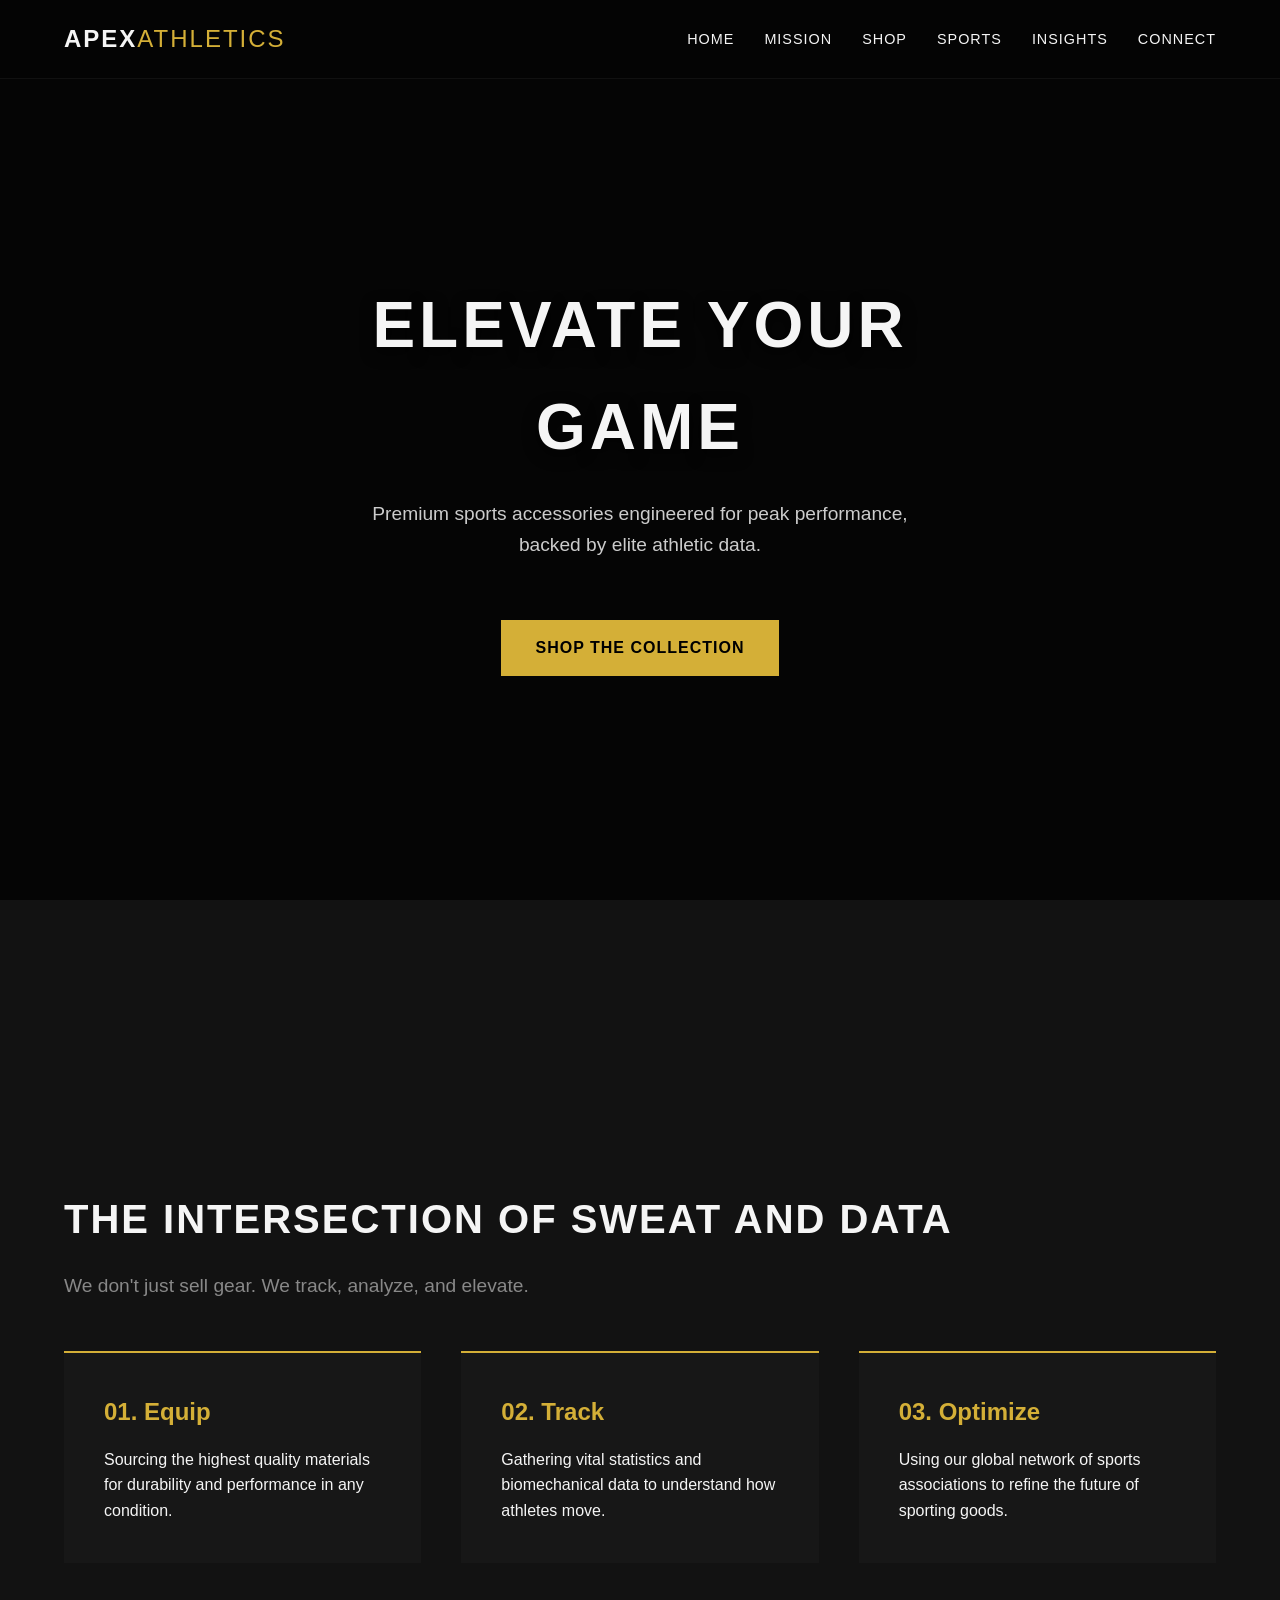
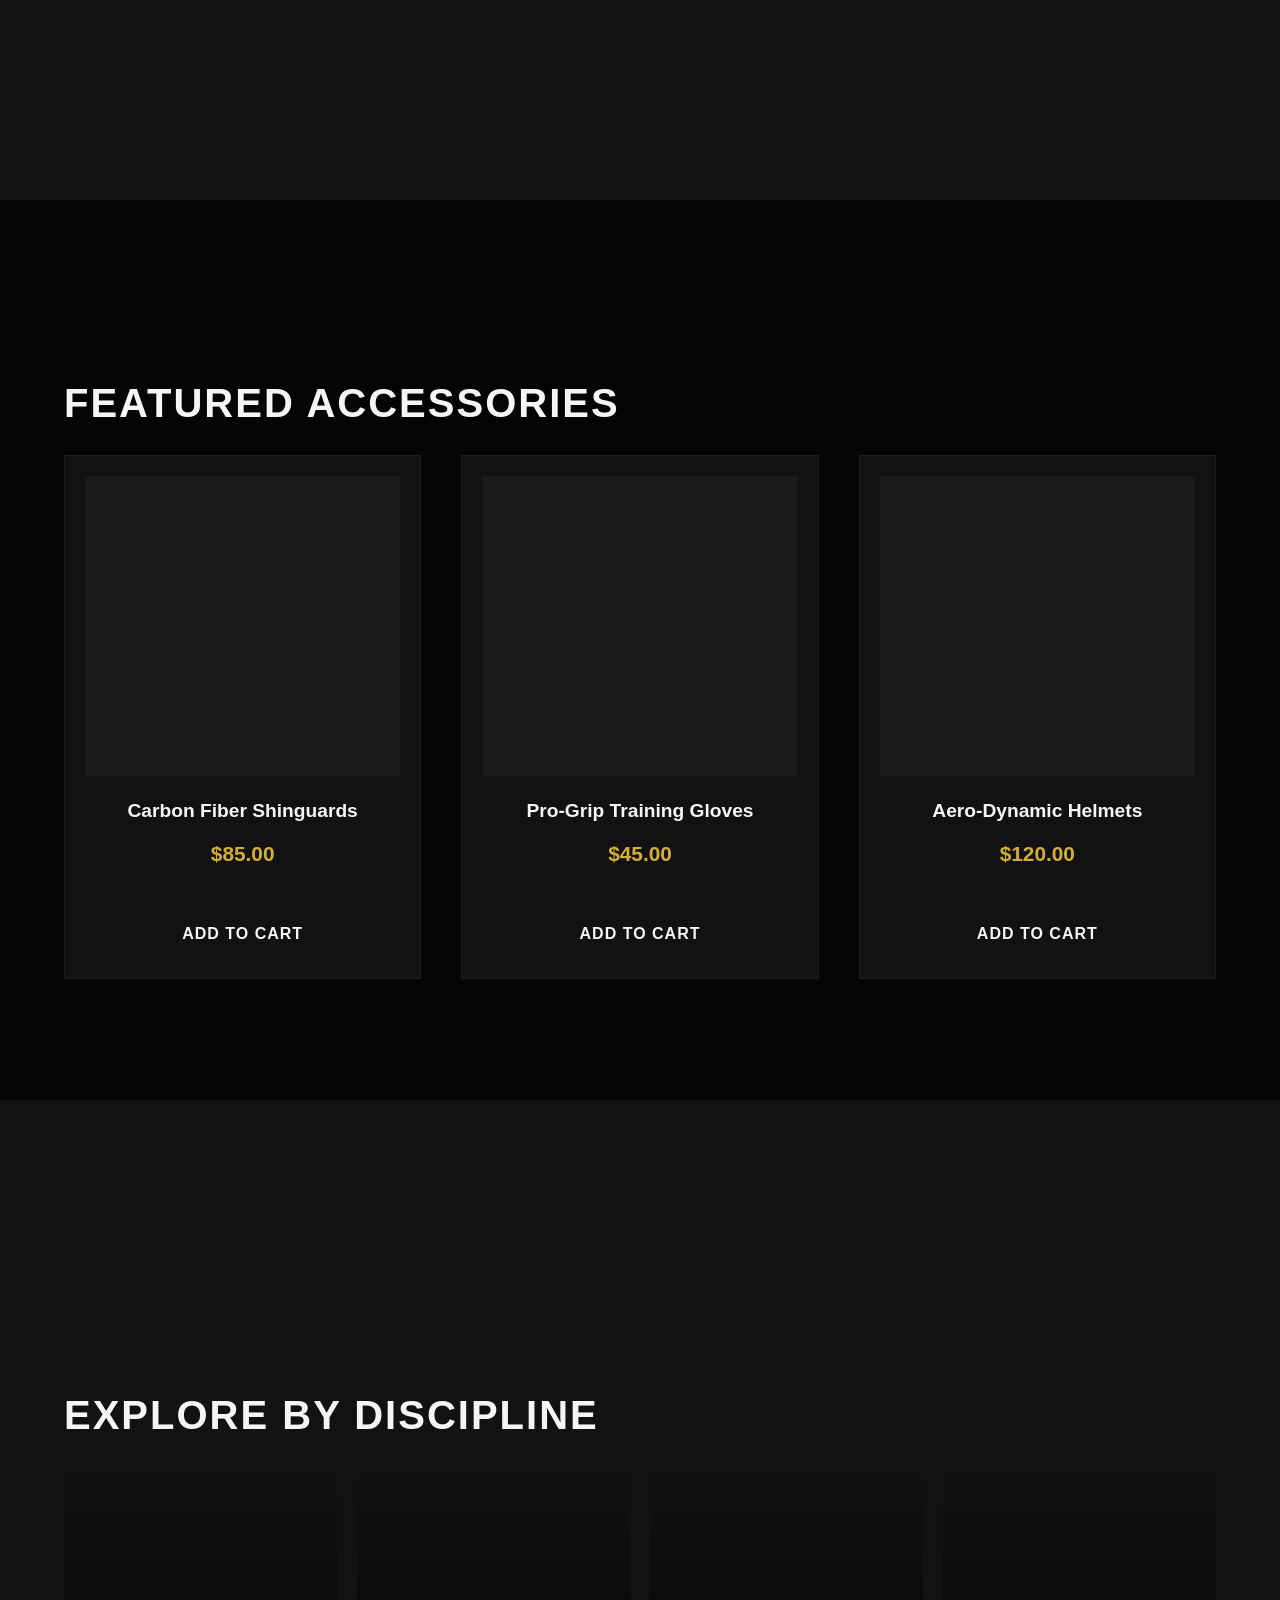
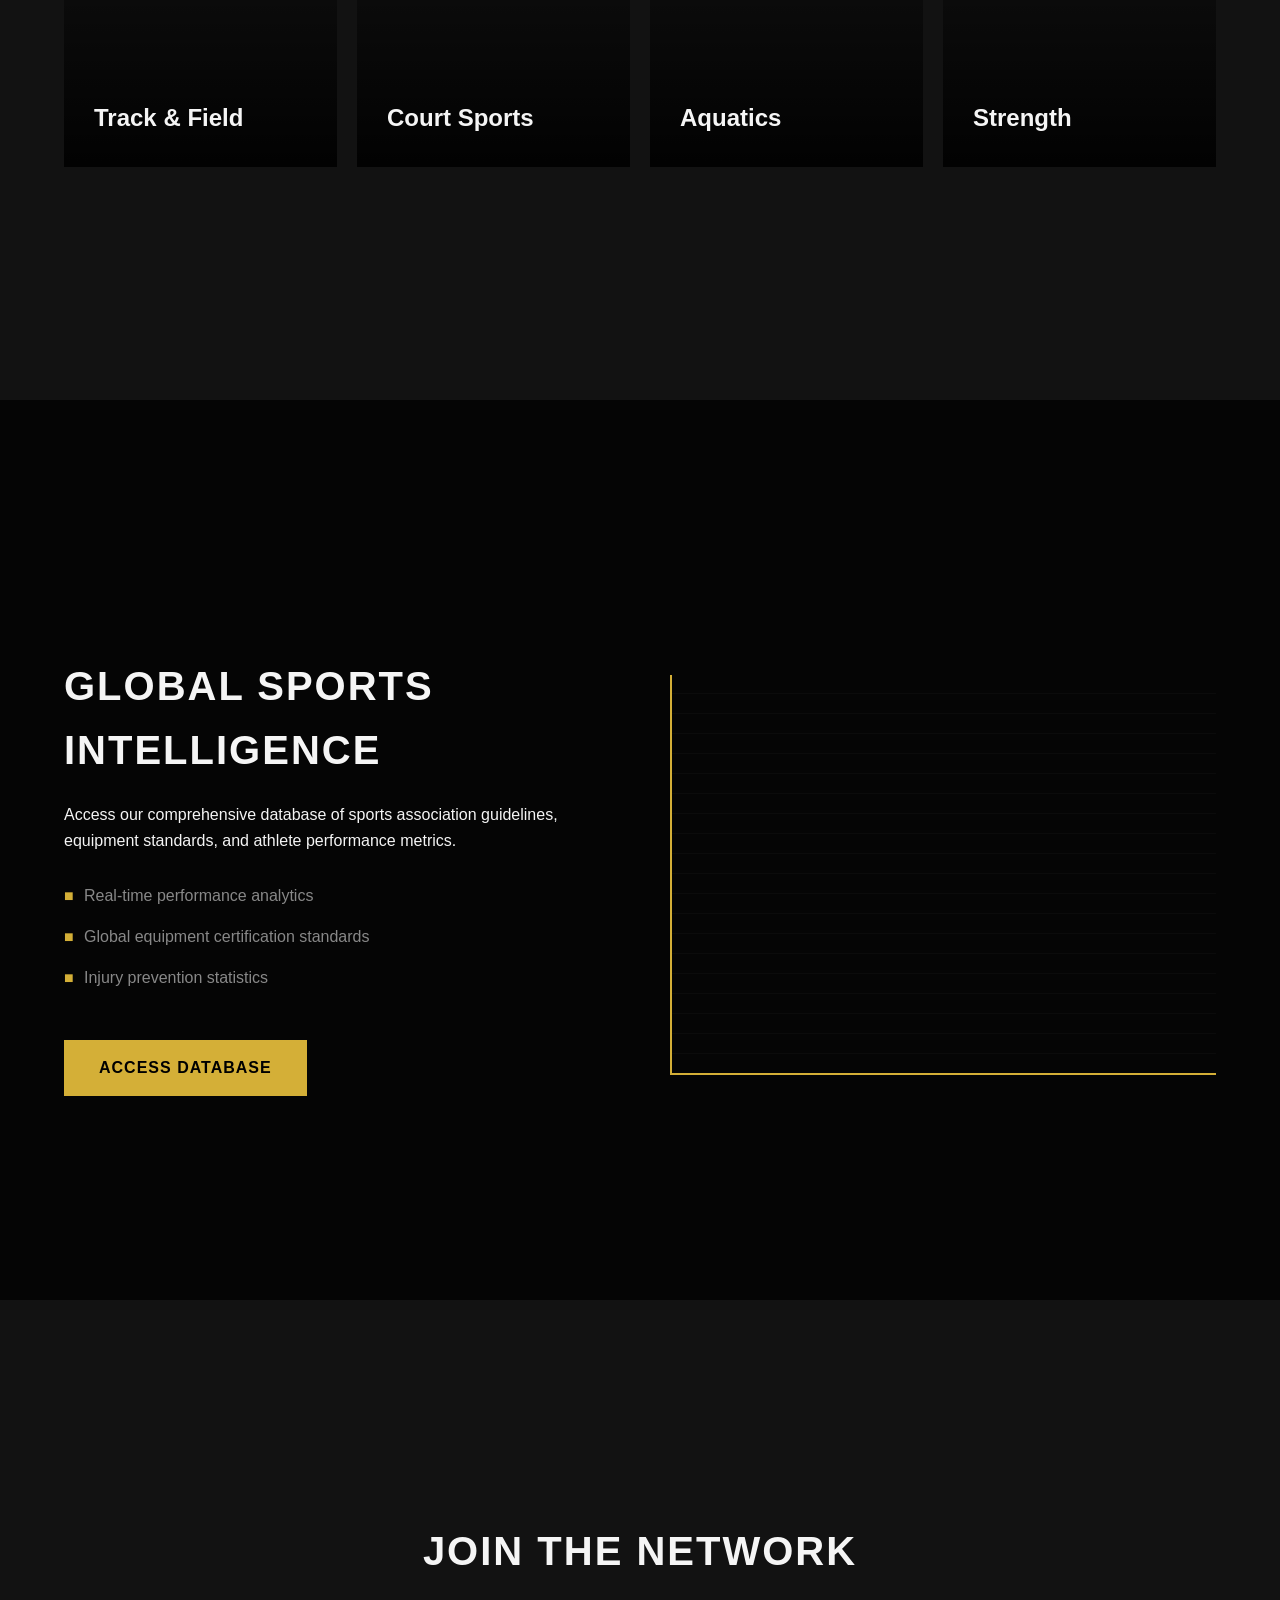
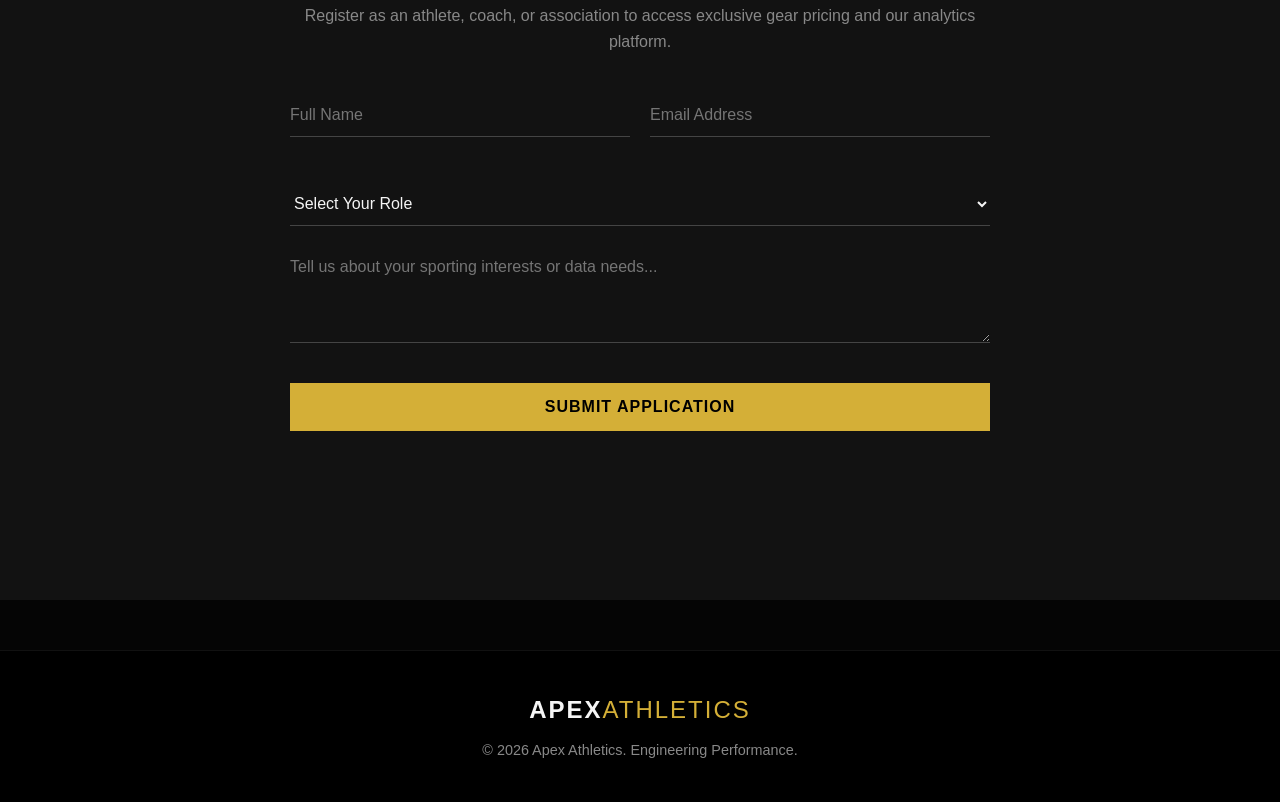
<file: index.html>
<!DOCTYPE html>
<html lang="en">
<head>
    <meta charset="UTF-8">
    <meta name="viewport" content="width=device-width, initial-scale=1.0">
    <title>Apex Athletics | Premium Gear & Insights</title>
    <link rel="stylesheet" href="style.css">
</head>
<body>

    <nav>
        <div class="logo">APEX<span>ATHLETICS</span></div>
        <ul class="nav-links">
            <li><a href="./index.html">Home</a></li>
            <li><a href="./mission.html">Mission</a></li>
            <li><a href="./shop.html">Shop</a></li>
            <li><a href="./sports.html">Sports</a></li>
            <li><a href="./insights.html">Insights</a></li>
            <li><a href="./connect.html">Connect</a></li>
        </ul>
    </nav>

    <section id="hero" class="scroll-section">
        <div class="hero-content">
            <h1>ELEVATE YOUR GAME</h1>
            <p>Premium sports accessories engineered for peak performance, backed by elite athletic data.</p>
            <a href="#shop" class="btn btn-primary">Shop The Collection</a>
        </div>
    </section>

    <section id="mission" class="scroll-section">
        <div class="section-container">
            <h2>The Intersection of Sweat and Data</h2>
            <p class="section-subtitle">We don't just sell gear. We track, analyze, and elevate.</p>
            <div class="mission-grid">
                <div class="mission-card">
                    <h3>01. Equip</h3>
                    <p>Sourcing the highest quality materials for durability and performance in any condition.</p>
                </div>
                <div class="mission-card">
                    <h3>02. Track</h3>
                    <p>Gathering vital statistics and biomechanical data to understand how athletes move.</p>
                </div>
                <div class="mission-card">
                    <h3>03. Optimize</h3>
                    <p>Using our global network of sports associations to refine the future of sporting goods.</p>
                </div>
            </div>
        </div>
    </section>

    <section id="shop" class="scroll-section">
        <div class="section-container">
            <h2>Featured Accessories</h2>
            <div class="product-grid">
                <div class="product-card">
                    <div class="product-img placeholder-img-1"></div>
                    <h3>Carbon Fiber Shinguards</h3>
                    <p class="price">$85.00</p>
                    <button class="btn btn-outline">Add to Cart</button>
                </div>
                <div class="product-card">
                    <div class="product-img placeholder-img-2"></div>
                    <h3>Pro-Grip Training Gloves</h3>
                    <p class="price">$45.00</p>
                    <button class="btn btn-outline">Add to Cart</button>
                </div>
                <div class="product-card">
                    <div class="product-img placeholder-img-3"></div>
                    <h3>Aero-Dynamic Helmets</h3>
                    <p class="price">$120.00</p>
                    <button class="btn btn-outline">Add to Cart</button>
                </div>
            </div>
        </div>
    </section>

    <section id="sports" class="scroll-section">
        <div class="section-container">
            <h2>Explore by Discipline</h2>
            <div class="category-grid">
                <div class="category-card cat-track">
                    <h3>Track & Field</h3>
                </div>
                <div class="category-card cat-court">
                    <h3>Court Sports</h3>
                </div>
                <div class="category-card cat-water">
                    <h3>Aquatics</h3>
                </div>
                <div class="category-card cat-strength">
                    <h3>Strength</h3>
                </div>
            </div>
        </div>
    </section>

    <section id="insights" class="scroll-section">
        <div class="section-container dual-layout">
            <div class="insight-text">
                <h2>Global Sports Intelligence</h2>
                <p>Access our comprehensive database of sports association guidelines, equipment standards, and athlete performance metrics.</p>
                <ul>
                    <li>Real-time performance analytics</li>
                    <li>Global equipment certification standards</li>
                    <li>Injury prevention statistics</li>
                </ul>
                <a href="#connect" class="btn btn-primary">Access Database</a>
            </div>
            <div class="insight-visual">
                <div class="data-graph"></div>
            </div>
        </div>
    </section>

    <section id="connect" class="scroll-section">
        <div class="section-container form-container">
            <h2>Join the Network</h2>
            <p>Register as an athlete, coach, or association to access exclusive gear pricing and our analytics platform.</p>
            <form action="#" method="POST" class="data-form">
                <div class="input-group">
                    <input type="text" placeholder="Full Name" required>
                    <input type="email" placeholder="Email Address" required>
                </div>
                <select required>
                    <option value="" disabled selected>Select Your Role</option>
                    <option value="athlete">Professional Athlete</option>
                    <option value="coach">Coach / Trainer</option>
                    <option value="association">Sports Association Rep</option>
                    <option value="fan">Enthusiast</option>
                </select>
                <textarea placeholder="Tell us about your sporting interests or data needs..." rows="4"></textarea>
                <button type="submit" class="btn btn-primary full-width">Submit Application</button>
            </form>
        </div>
    </section>

    <footer>
        <div class="footer-content">
            <div class="logo">APEX<span>ATHLETICS</span></div>
            <p>&copy; 2026 Apex Athletics. Engineering Performance.</p>
        </div>
    </footer>

</body>
</html>
</file>
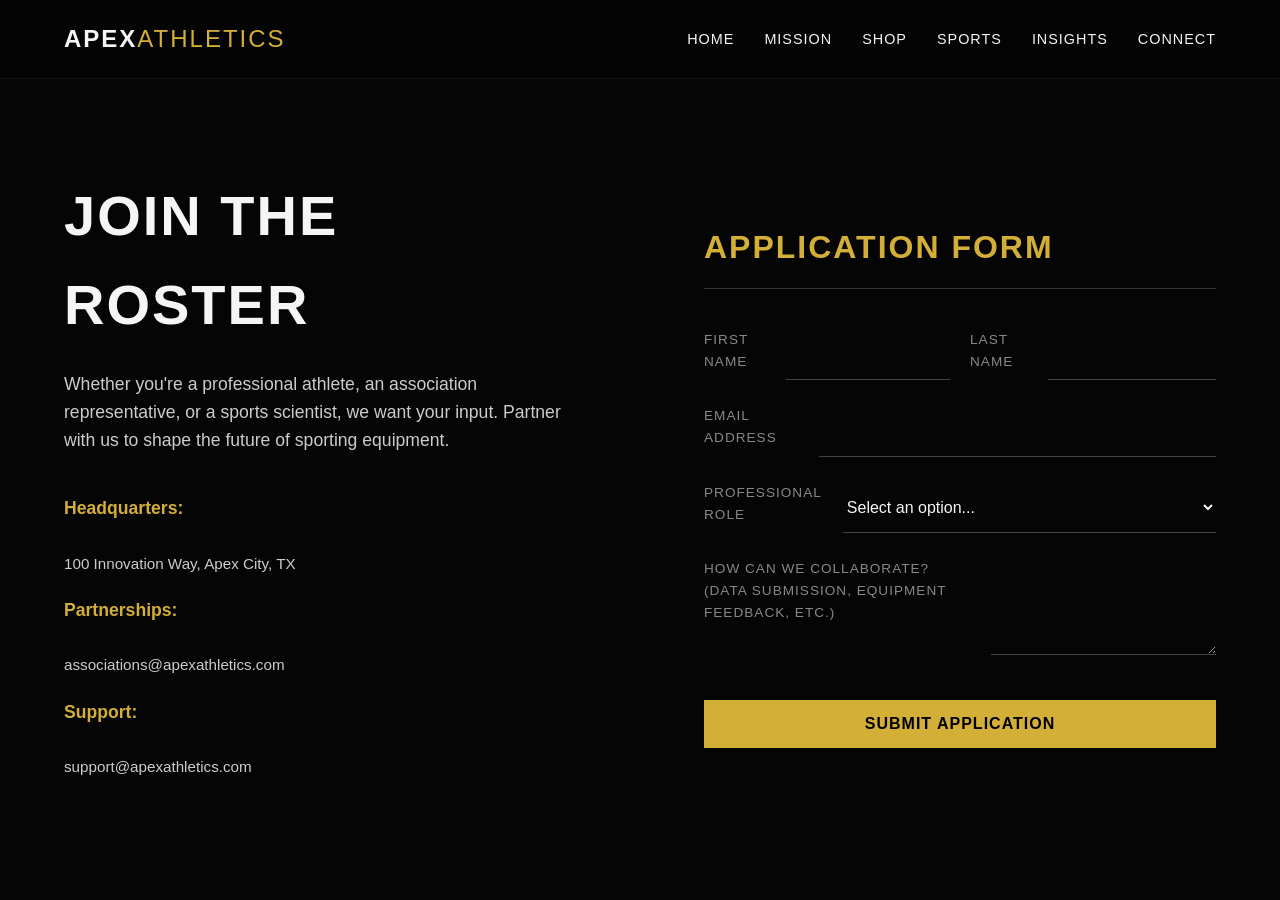
<file: connect.html>
<!DOCTYPE html>
<html lang="en">
<head>
    <meta charset="UTF-8">
    <meta name="viewport" content="width=device-width, initial-scale=1.0">
    <title>Join the Roster | Apex Athletics</title>
    <link rel="stylesheet" href="style.css">
</head>
<body>

    <nav>
        <div class="logo">APEX<span>ATHLETICS</span></div>
        <ul class="nav-links">
            <li><a href="./index.html">Home</a></li>
            <li><a href="./mission.html">Mission</a></li>
            <li><a href="./shop.html">Shop</a></li>
            <li><a href="./sports.html">Sports</a></li>
            <li><a href="./insights.html">Insights</a></li>
            <li><a href="./connect.html">Connect</a></li>
        </ul>
    </nav>

    <div class="connect-wrapper">
        <div class="connect-info">
            <h1>JOIN THE ROSTER</h1>
            <p>Whether you're a professional athlete, an association representative, or a sports scientist, we want your input. Partner with us to shape the future of sporting equipment.</p>
            
            <div class="contact-details">
                <p><strong>Headquarters:</strong><br>100 Innovation Way, Apex City, TX</p>
                <p><strong>Partnerships:</strong><br>associations@apexathletics.com</p>
                <p><strong>Support:</strong><br>support@apexathletics.com</p>
            </div>
        </div>

        <div class="connect-form-container">
            <form action="#" class="roster-form">
                <h2>Application Form</h2>
                
                <div class="input-row">
                    <div class="input-group">
                        <label>First Name</label>
                        <input type="text" required>
                    </div>
                    <div class="input-group">
                        <label>Last Name</label>
                        <input type="text" required>
                    </div>
                </div>

                <div class="input-group">
                    <label>Email Address</label>
                    <input type="email" required>
                </div>

                <div class="input-group">
                    <label>Professional Role</label>
                    <select required>
                        <option value="" disabled selected>Select an option...</option>
                        <option value="athlete">Professional Athlete</option>
                        <option value="association">Association Representative</option>
                        <option value="coach">Coach / Trainer</option>
                        <option value="scientist">Sports Scientist</option>
                    </select>
                </div>

                <div class="input-group">
                    <label>How can we collaborate? (Data submission, equipment feedback, etc.)</label>
                    <textarea rows="4" required></textarea>
                </div>

                <button type="submit" class="btn-submit">Submit Application</button>
            </form>
        </div>
    </div>

</body>
</html>
</file>
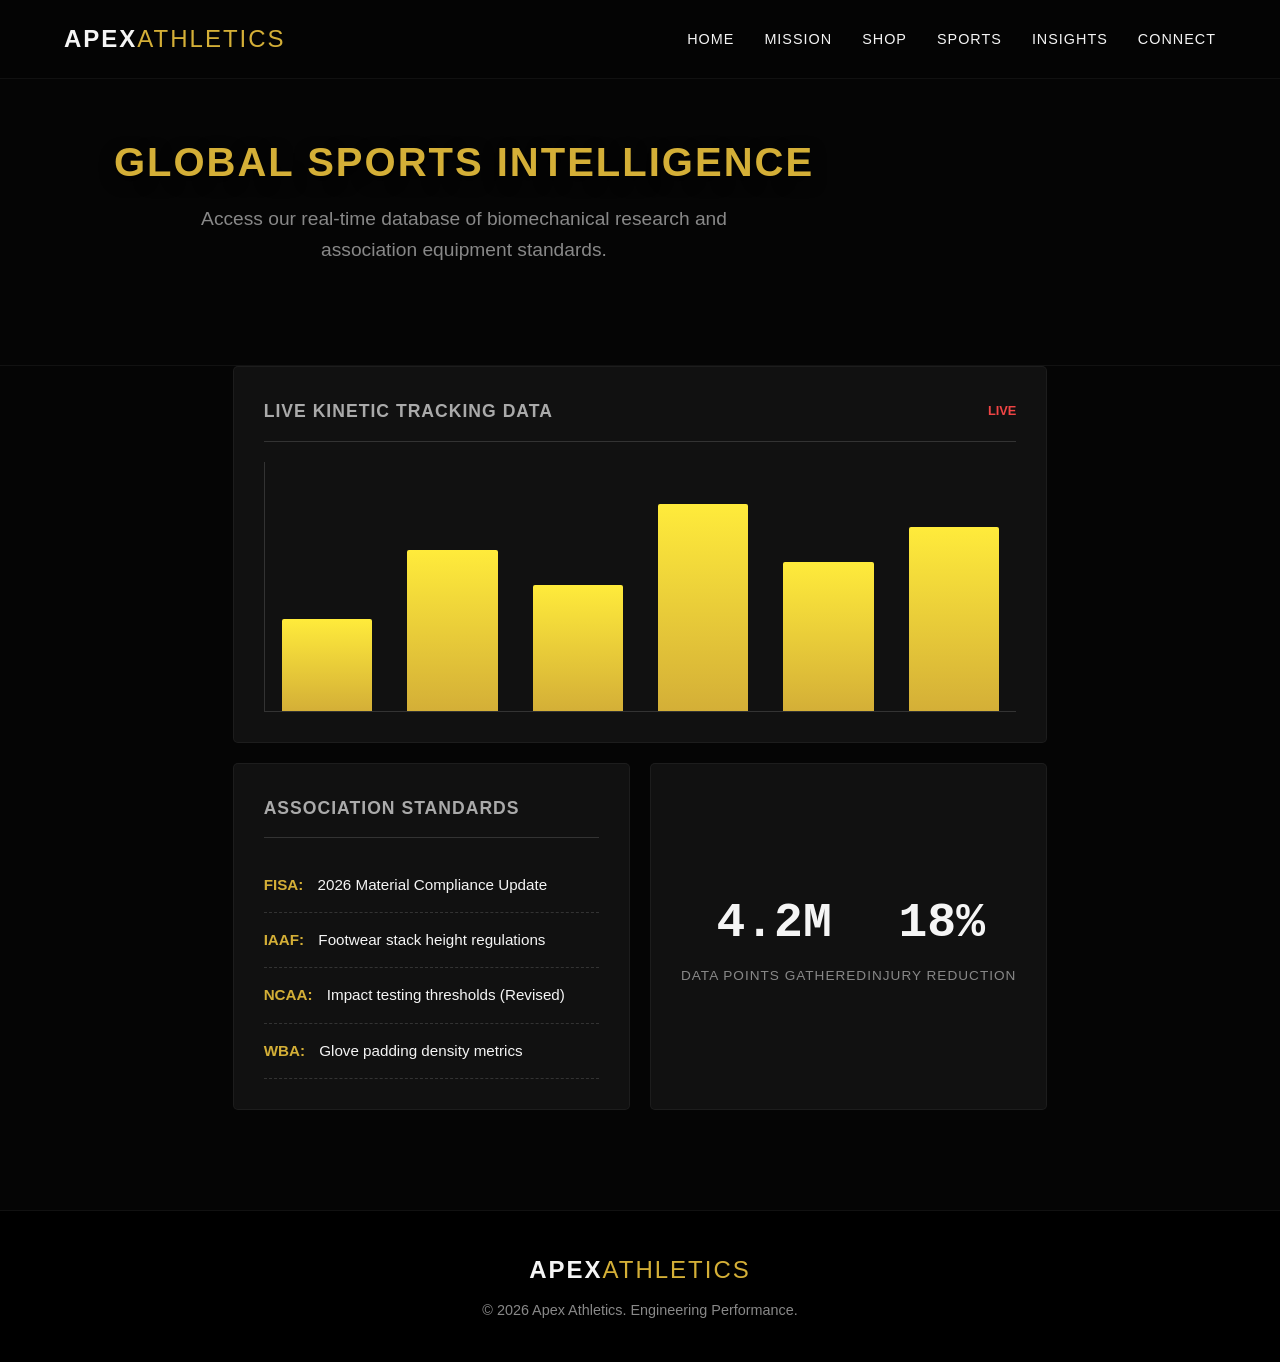
<file: insights.html>
<!DOCTYPE html>
<html lang="en">
<head>
    <meta charset="UTF-8">
    <meta name="viewport" content="width=device-width, initial-scale=1.0">
    <title>Data & Insights | Apex Athletics</title>
    <link rel="stylesheet" href="style.css">
</head>
<body>

    <nav>
        <div class="logo">APEX<span>ATHLETICS</span></div>
        <ul class="nav-links">
             <li><a href="./index.html">Home</a></li>
            <li><a href="./mission.html">Mission</a></li>
            <li><a href="./shop.html">Shop</a></li>
            <li><a href="./sports.html">Sports</a></li>
            <li><a href="./insights.html">Insights</a></li>
            <li><a href="./connect.html">Connect</a></li>
        </ul>
    </nav>

    <header class="page-hero">
        <div class="hero-content">
            <h1>GLOBAL SPORTS INTELLIGENCE</h1>
            <p>Access our real-time database of biomechanical research and association equipment standards.</p>
        </div>
    </header>

    <section class="dashboard-container">
        <!-- Live Data Feed Simulation -->
        <div class="data-module wide">
            <div class="module-header"><h3>Live Kinetic Tracking Data</h3> <span class="status pulse">LIVE</span></div>
            <div class="chart-placeholder">
                <div class="bar" style="height: 40%;"></div>
                <div class="bar" style="height: 70%;"></div>
                <div class="bar" style="height: 55%;"></div>
                <div class="bar" style="height: 90%;"></div>
                <div class="bar" style="height: 65%;"></div>
                <div class="bar" style="height: 80%;"></div>
            </div>
        </div>

        <!-- Guidelines -->
        <div class="data-module">
            <div class="module-header"><h3>Association Standards</h3></div>
            <ul class="guideline-list">
                <li><strong>FISA:</strong> 2026 Material Compliance Update</li>
                <li><strong>IAAF:</strong> Footwear stack height regulations</li>
                <li><strong>NCAA:</strong> Impact testing thresholds (Revised)</li>
                <li><strong>WBA:</strong> Glove padding density metrics</li>
            </ul>
        </div>

        <!-- Metrics -->
        <div class="data-module metrics-grid">
            <div class="metric">
                <span class="metric-value">4.2M</span>
                <span class="metric-label">Data Points Gathered</span>
            </div>
            <div class="metric">
                <span class="metric-value">18%</span>
                <span class="metric-label">Injury Reduction</span>
            </div>
        </div>
    </section>

    <footer>
        <div class="footer-content">
            <div class="logo">APEX<span>ATHLETICS</span></div>
            <p>&copy; 2026 Apex Athletics. Engineering Performance.</p>
        </div>
    </footer>
</body>
</html>
</file>
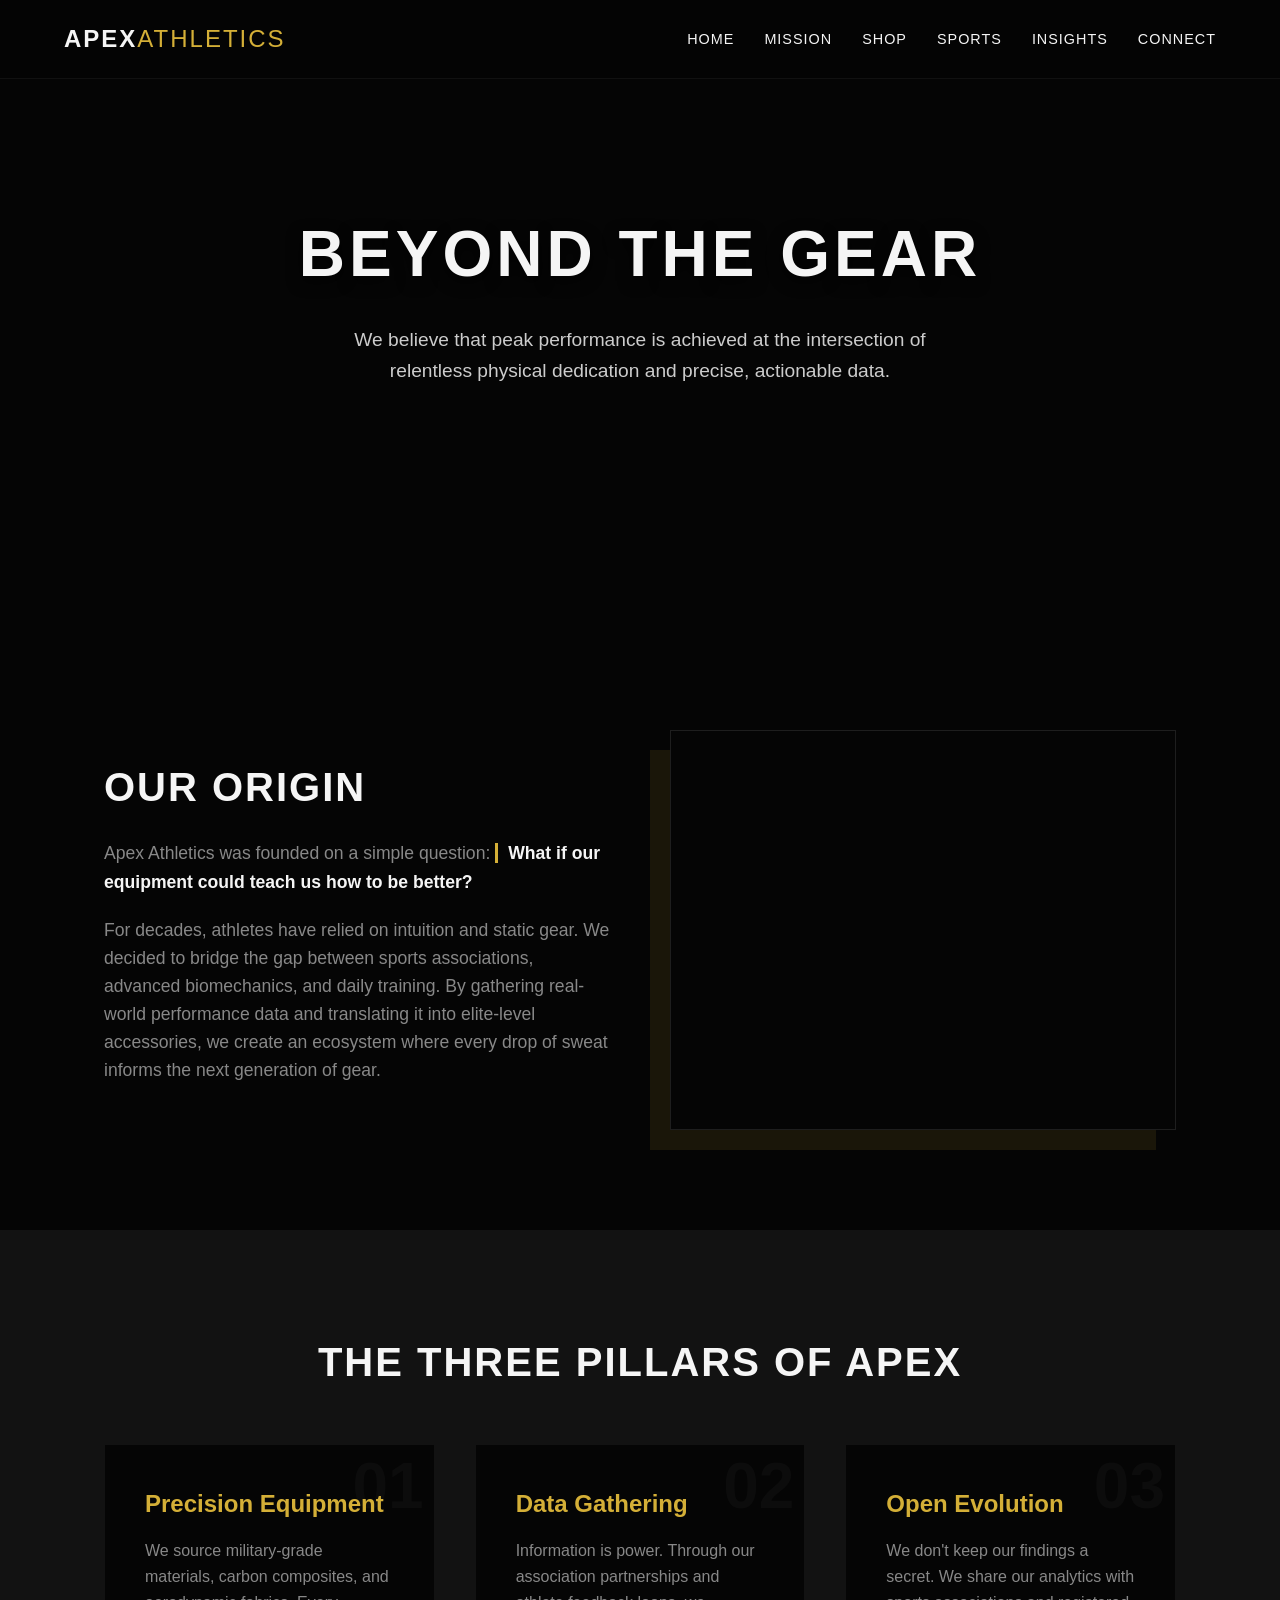
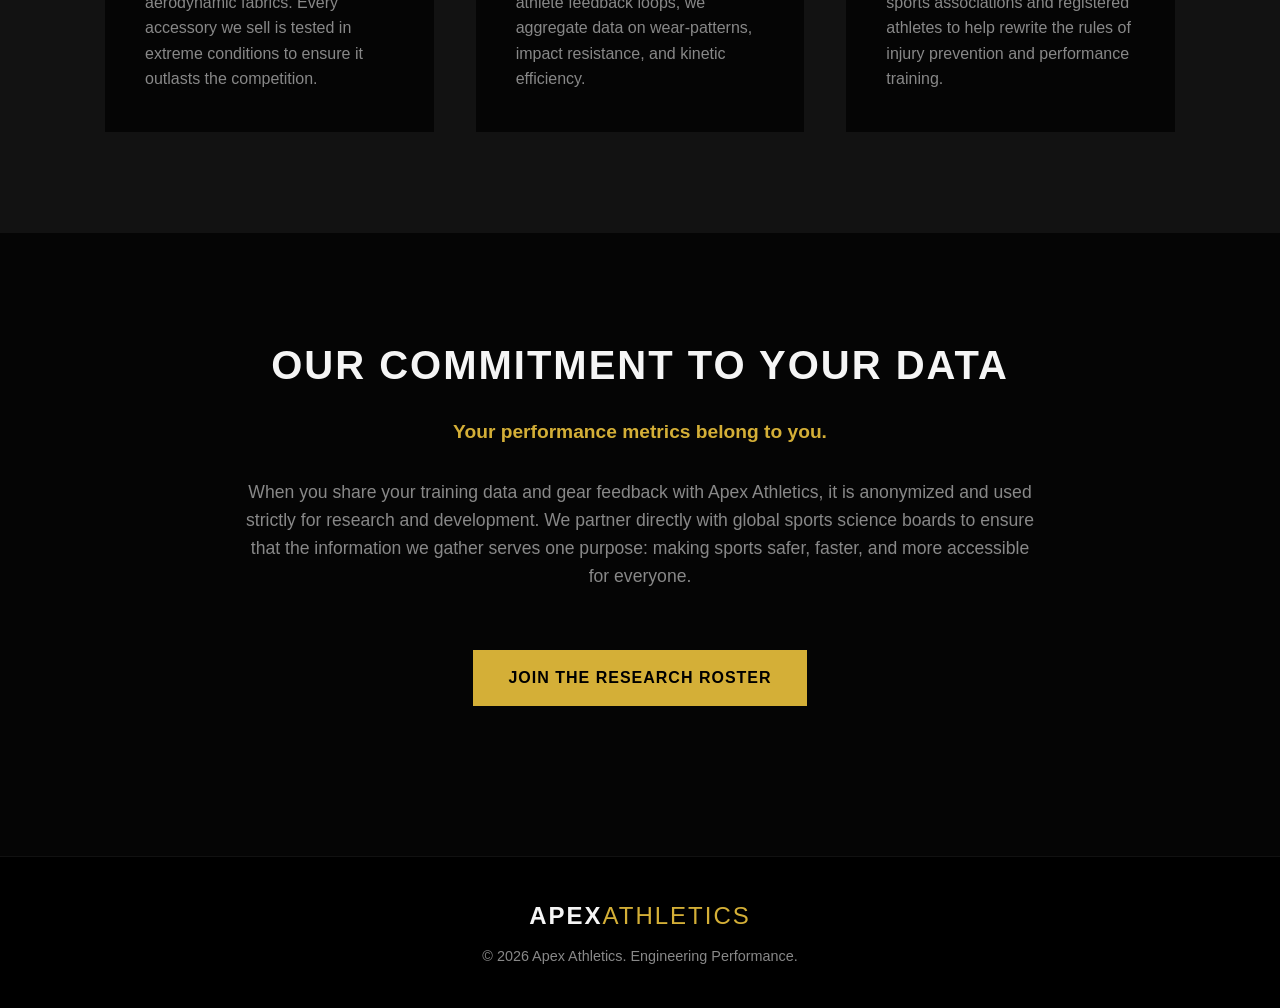
<file: mission.html>
<!DOCTYPE html>
<html lang="en">
<head>
    <meta charset="UTF-8">
    <meta name="viewport" content="width=device-width, initial-scale=1.0">
    <title>Our Mission | Apex Athletics</title>
    <link rel="stylesheet" href="style.css">
</head>
<body>

    <!-- Navigation -->
    <nav>
        <div class="logo">APEX<span>ATHLETICS</span></div>
        <ul class="nav-links">
             <li><a href="./index.html">Home</a></li>
            <li><a href="./mission.html">Mission</a></li>
            <li><a href="./shop.html">Shop</a></li>
            <li><a href="./sports.html">Sports</a></li>
            <li><a href="./insights.html">Insights</a></li>
            <li><a href="./connect.html">Connect</a></li>
        </ul>
    </nav>

    <!-- Mission Hero Section -->
    <header class="mission-hero">
        <div class="hero-overlay"></div>
        <div class="hero-content">
            <h1>BEYOND THE GEAR</h1>
            <p>We believe that peak performance is achieved at the intersection of relentless physical dedication and precise, actionable data.</p>
        </div>
    </header>

    <!-- The Origin Story -->
    <section class="our-story">
        <div class="container dual-col">
            <div class="story-text">
                <h2>Our Origin</h2>
                <p>Apex Athletics was founded on a simple question: <em>What if our equipment could teach us how to be better?</em></p>
                <p>For decades, athletes have relied on intuition and static gear. We decided to bridge the gap between sports associations, advanced biomechanics, and daily training. By gathering real-world performance data and translating it into elite-level accessories, we create an ecosystem where every drop of sweat informs the next generation of gear.</p>
            </div>
            <div class="story-image"></div>
        </div>
    </section>

    <!-- Core Pillars -->
    <section class="pillars">
        <div class="container">
            <h2 class="center-text">The Three Pillars of Apex</h2>
            <div class="pillar-grid">
                <div class="pillar-card">
                    <div class="icon">01</div>
                    <h3>Precision Equipment</h3>
                    <p>We source military-grade materials, carbon composites, and aerodynamic fabrics. Every accessory we sell is tested in extreme conditions to ensure it outlasts the competition.</p>
                </div>
                <div class="pillar-card">
                    <div class="icon">02</div>
                    <h3>Data Gathering</h3>
                    <p>Information is power. Through our association partnerships and athlete feedback loops, we aggregate data on wear-patterns, impact resistance, and kinetic efficiency.</p>
                </div>
                <div class="pillar-card">
                    <div class="icon">03</div>
                    <h3>Open Evolution</h3>
                    <p>We don't keep our findings a secret. We share our analytics with sports associations and registered athletes to help rewrite the rules of injury prevention and performance training.</p>
                </div>
            </div>
        </div>
    </section>

    <!-- Data Commitment -->
    <section class="data-ethics">
        <div class="container text-center">
            <h2>Our Commitment to Your Data</h2>
            <p class="subtitle">Your performance metrics belong to you.</p>
            <p class="ethics-text">
                When you share your training data and gear feedback with Apex Athletics, it is anonymized and used strictly for research and development. We partner directly with global sports science boards to ensure that the information we gather serves one purpose: making sports safer, faster, and more accessible for everyone.
            </p>
            <a href="index.html#connect" class="btn btn-primary">Join The Research Roster</a>
        </div>
    </section>

    <!-- Footer -->
    <footer>
        <div class="footer-content">
            <div class="logo">APEX<span>ATHLETICS</span></div>
            <p>&copy; 2026 Apex Athletics. Engineering Performance.</p>
        </div>
    </footer>

</body>
</html>
</file>
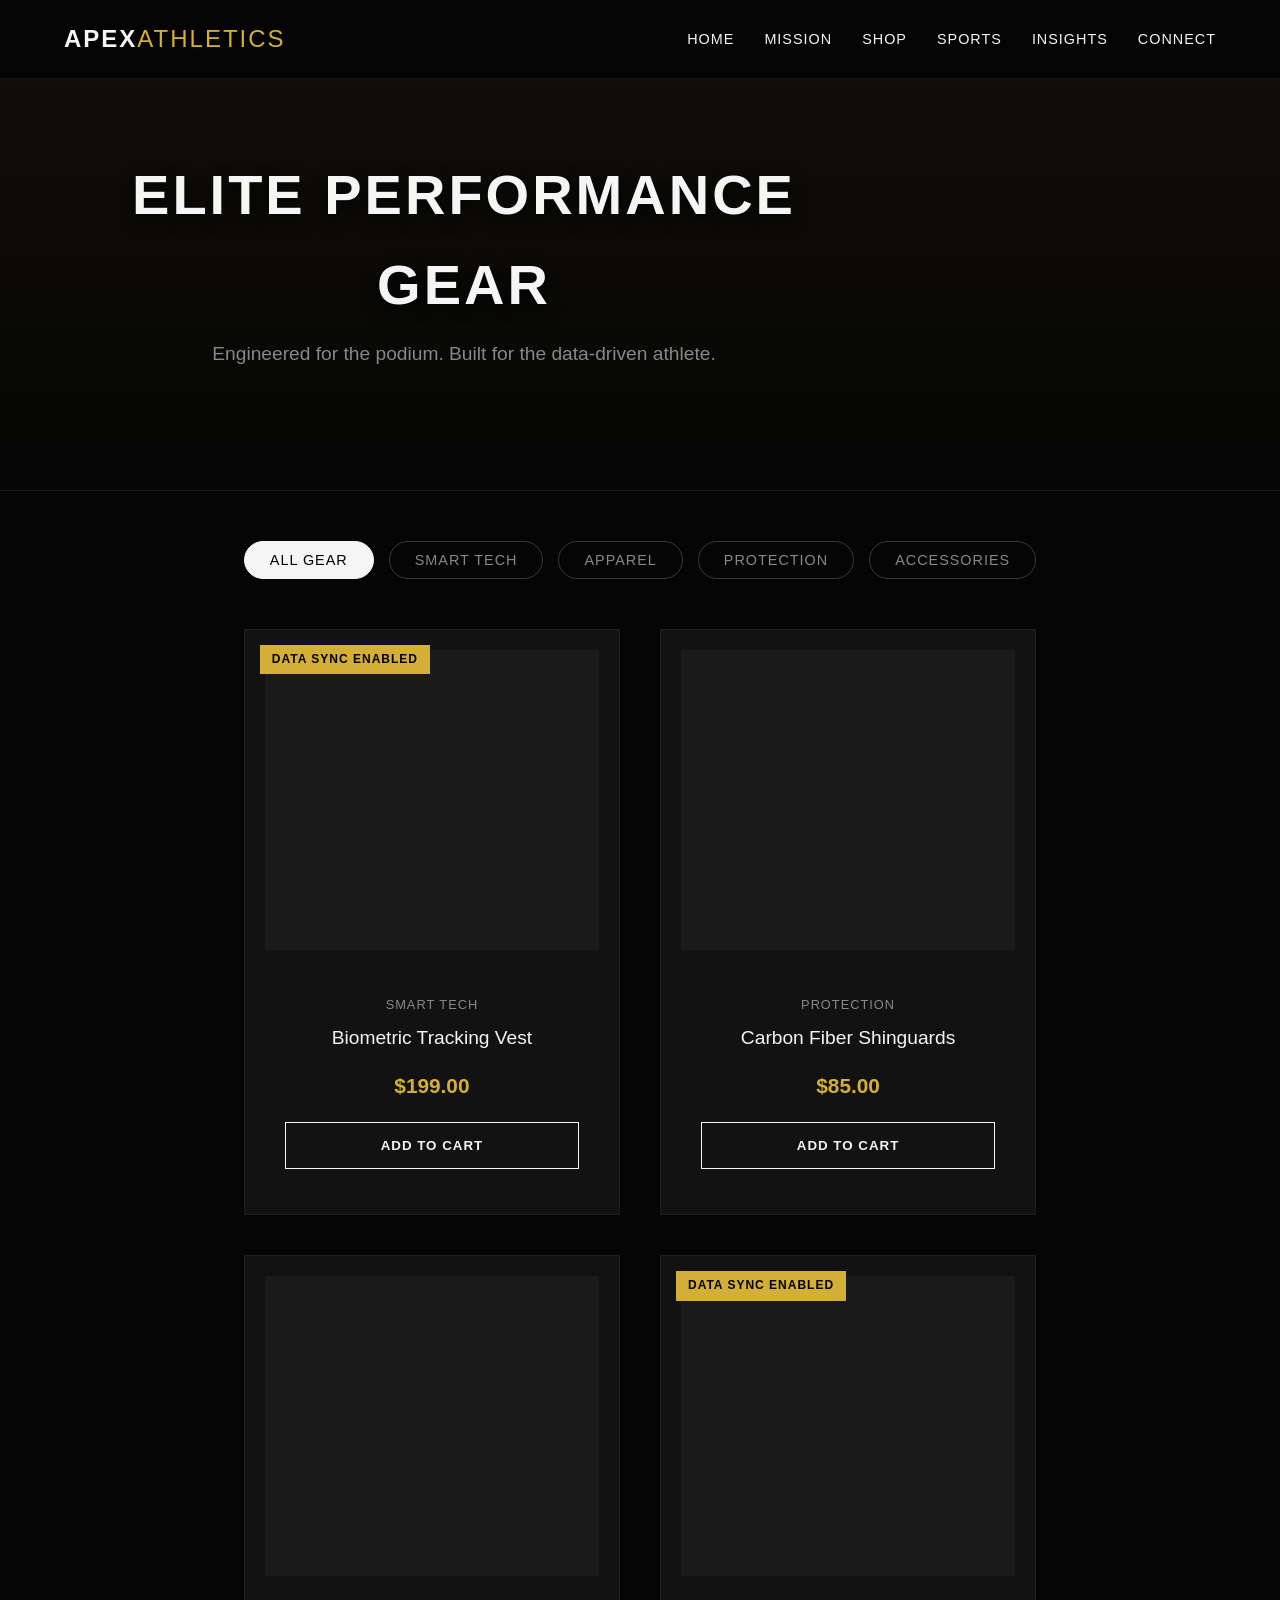
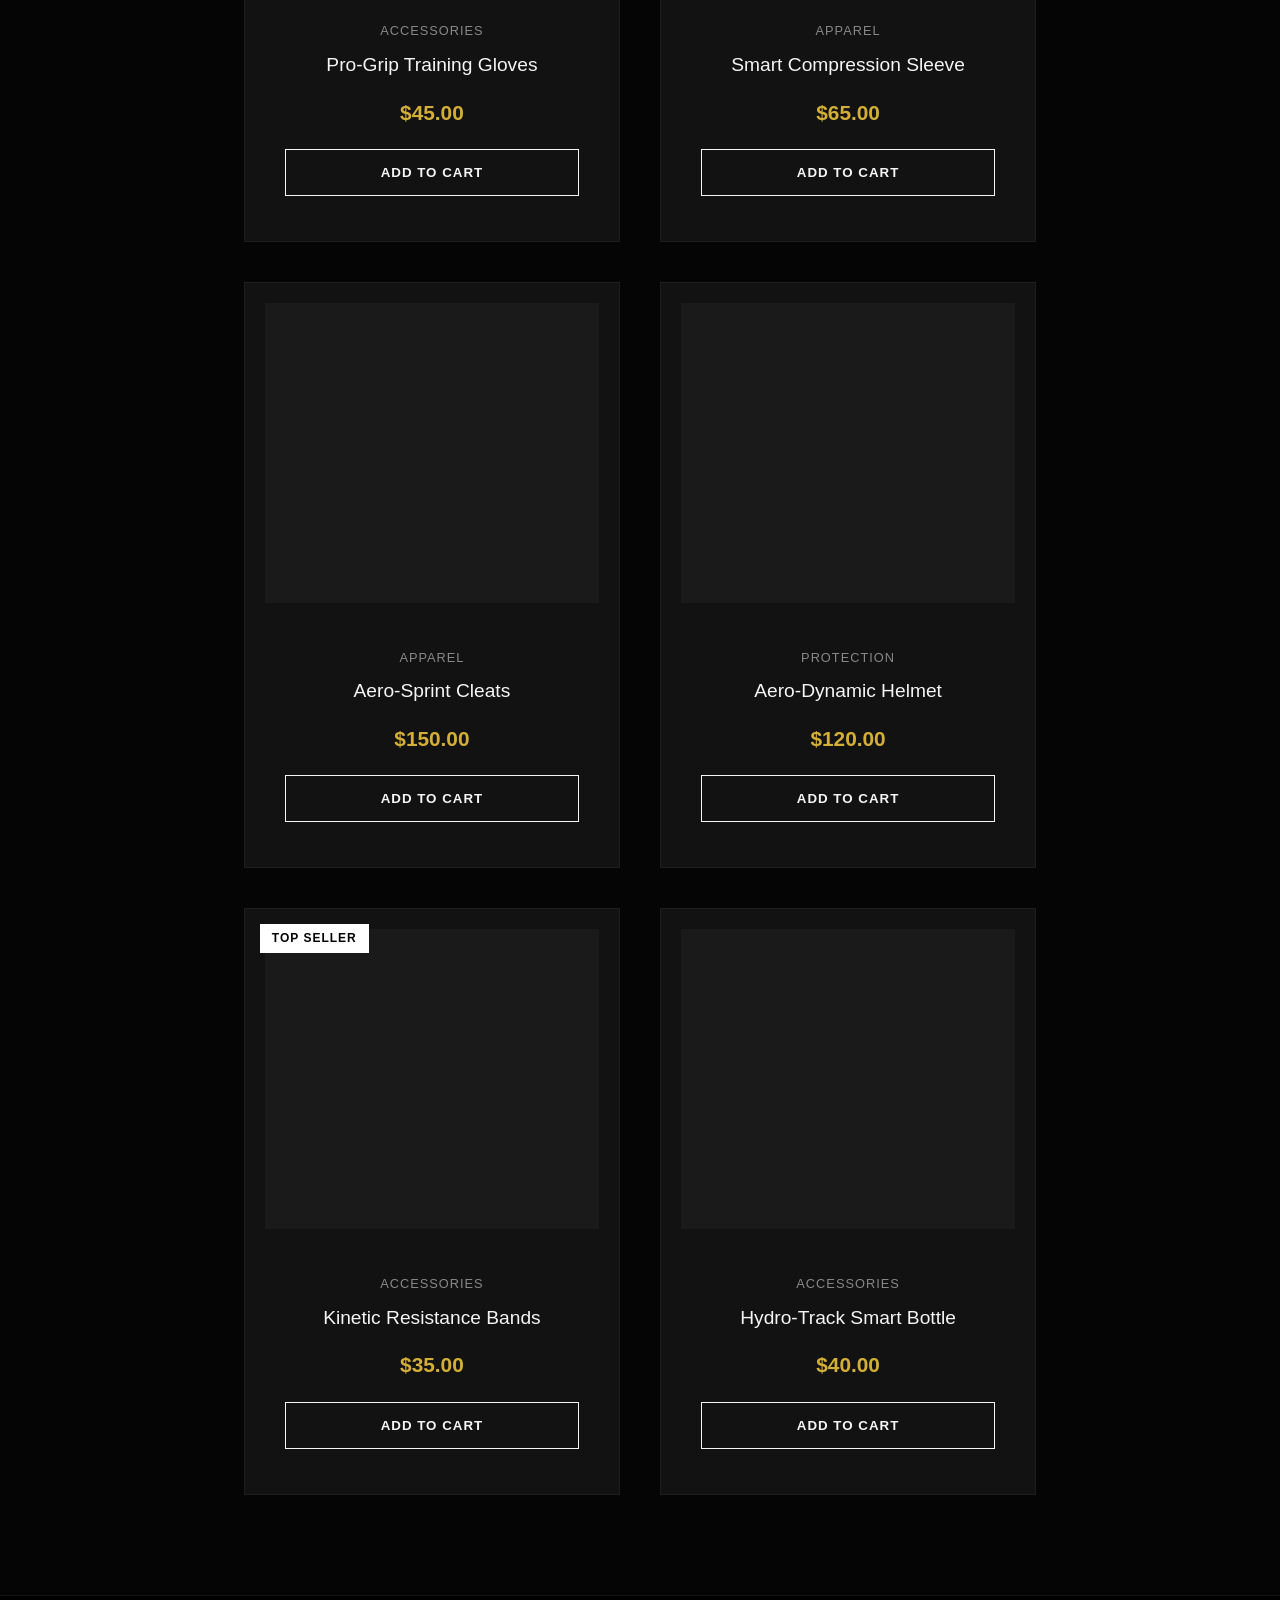
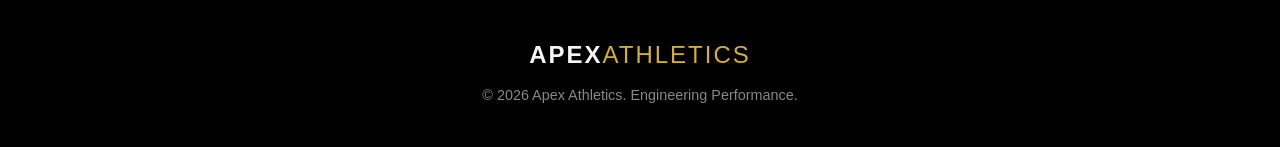
<file: shop.html>
<!DOCTYPE html>
<html lang="en">
<head>
    <meta charset="UTF-8">
    <meta name="viewport" content="width=device-width, initial-scale=1.0">
    <title>Pro Shop | Apex Athletics</title>
    <link rel="stylesheet" href="style.css">
</head>
<body>

    <!-- Navigation -->
    <nav>
        <div class="logo">APEX<span>ATHLETICS</span></div>
        <ul class="nav-links">
         <li><a href="./index.html">Home</a></li>
            <li><a href="./mission.html">Mission</a></li>
            <li><a href="./shop.html">Shop</a></li>
            <li><a href="./sports.html">Sports</a></li>
            <li><a href="./insights.html">Insights</a></li>
            <li><a href="./connect.html">Connect</a></li>
        </ul>
    </nav>

    <!-- Shop Header -->
    <header class="shop-hero">
        <div class="hero-content">
            <h1>ELITE PERFORMANCE GEAR</h1>
            <p>Engineered for the podium. Built for the data-driven athlete.</p>
        </div>
    </header>

    <!-- Main Shop Section -->
    <section class="shop-container">
        
        <!-- Category Filters -->
        <div class="shop-filters">
            <button class="filter-btn active">All Gear</button>
            <button class="filter-btn">Smart Tech</button>
            <button class="filter-btn">Apparel</button>
            <button class="filter-btn">Protection</button>
            <button class="filter-btn">Accessories</button>
        </div>

        <!-- Product Grid -->
        <div class="product-grid">
            
            <!-- Product 1 -->
            <div class="product-card">
                <div class="product-badge smart-badge">Data Sync Enabled</div>
                <div class="product-img" style="background-image: url('https://images.unsplash.com/photo-1557766131-d64c244c45b7?ixlib=rb-4.0.3&auto=format&fit=crop&w=800&q=80');"></div>
                <div class="product-info">
                    <span class="category">Smart Tech</span>
                    <h3>Biometric Tracking Vest</h3>
                    <p class="price">$199.00</p>
                    <button class="btn-cart">Add to Cart</button>
                </div>
            </div>

            <!-- Product 2 -->
            <div class="product-card">
                <div class="product-img" style="background-image: url('https://images.unsplash.com/photo-1589182373814-fd81b8543467?ixlib=rb-4.0.3&auto=format&fit=crop&w=800&q=80');"></div>
                <div class="product-info">
                    <span class="category">Protection</span>
                    <h3>Carbon Fiber Shinguards</h3>
                    <p class="price">$85.00</p>
                    <button class="btn-cart">Add to Cart</button>
                </div>
            </div>

            <!-- Product 3 -->
            <div class="product-card">
                <div class="product-img" style="background-image: url('https://images.unsplash.com/photo-1544367567-0f2fcb009e0b?ixlib=rb-4.0.3&auto=format&fit=crop&w=800&q=80');"></div>
                <div class="product-info">
                    <span class="category">Accessories</span>
                    <h3>Pro-Grip Training Gloves</h3>
                    <p class="price">$45.00</p>
                    <button class="btn-cart">Add to Cart</button>
                </div>
            </div>

            <!-- Product 4 -->
            <div class="product-card">
                <div class="product-badge smart-badge">Data Sync Enabled</div>
                <div class="product-img" style="background-image: url('https://images.unsplash.com/photo-1515523110800-9415d13b84a8?ixlib=rb-4.0.3&auto=format&fit=crop&w=800&q=80');"></div>
                <div class="product-info">
                    <span class="category">Apparel</span>
                    <h3>Smart Compression Sleeve</h3>
                    <p class="price">$65.00</p>
                    <button class="btn-cart">Add to Cart</button>
                </div>
            </div>

            <!-- Product 5 -->
            <div class="product-card">
                <div class="product-img" style="background-image: url('https://images.unsplash.com/photo-1608248543803-ba4f8c70ae0b?ixlib=rb-4.0.3&auto=format&fit=crop&w=800&q=80');"></div>
                <div class="product-info">
                    <span class="category">Apparel</span>
                    <h3>Aero-Sprint Cleats</h3>
                    <p class="price">$150.00</p>
                    <button class="btn-cart">Add to Cart</button>
                </div>
            </div>

            <!-- Product 6 -->
            <div class="product-card">
                <div class="product-img" style="background-image: url('https://images.unsplash.com/photo-1576014131795-d440191a8e8b?ixlib=rb-4.0.3&auto=format&fit=crop&w=800&q=80');"></div>
                <div class="product-info">
                    <span class="category">Protection</span>
                    <h3>Aero-Dynamic Helmet</h3>
                    <p class="price">$120.00</p>
                    <button class="btn-cart">Add to Cart</button>
                </div>
            </div>

            <!-- Product 7 -->
            <div class="product-card">
                <div class="product-badge top-seller">Top Seller</div>
                <div class="product-img" style="background-image: url('https://images.unsplash.com/photo-1584735935682-2f2b69d4fa8e?ixlib=rb-4.0.3&auto=format&fit=crop&w=800&q=80');"></div>
                <div class="product-info">
                    <span class="category">Accessories</span>
                    <h3>Kinetic Resistance Bands</h3>
                    <p class="price">$35.00</p>
                    <button class="btn-cart">Add to Cart</button>
                </div>
            </div>

            <!-- Product 8 -->
            <div class="product-card">
                <div class="product-img" style="background-image: url('https://images.unsplash.com/photo-1622618991746-fe6004db3a47?ixlib=rb-4.0.3&auto=format&fit=crop&w=800&q=80');"></div>
                <div class="product-info">
                    <span class="category">Accessories</span>
                    <h3>Hydro-Track Smart Bottle</h3>
                    <p class="price">$40.00</p>
                    <button class="btn-cart">Add to Cart</button>
                </div>
            </div>

        </div>
    </section>

    <!-- Footer -->
    <footer>
        <div class="footer-content">
            <div class="logo">APEX<span>ATHLETICS</span></div>
            <p>&copy; 2026 Apex Athletics. Engineering Performance.</p>
        </div>
    </footer>

</body>
</html>
</file>
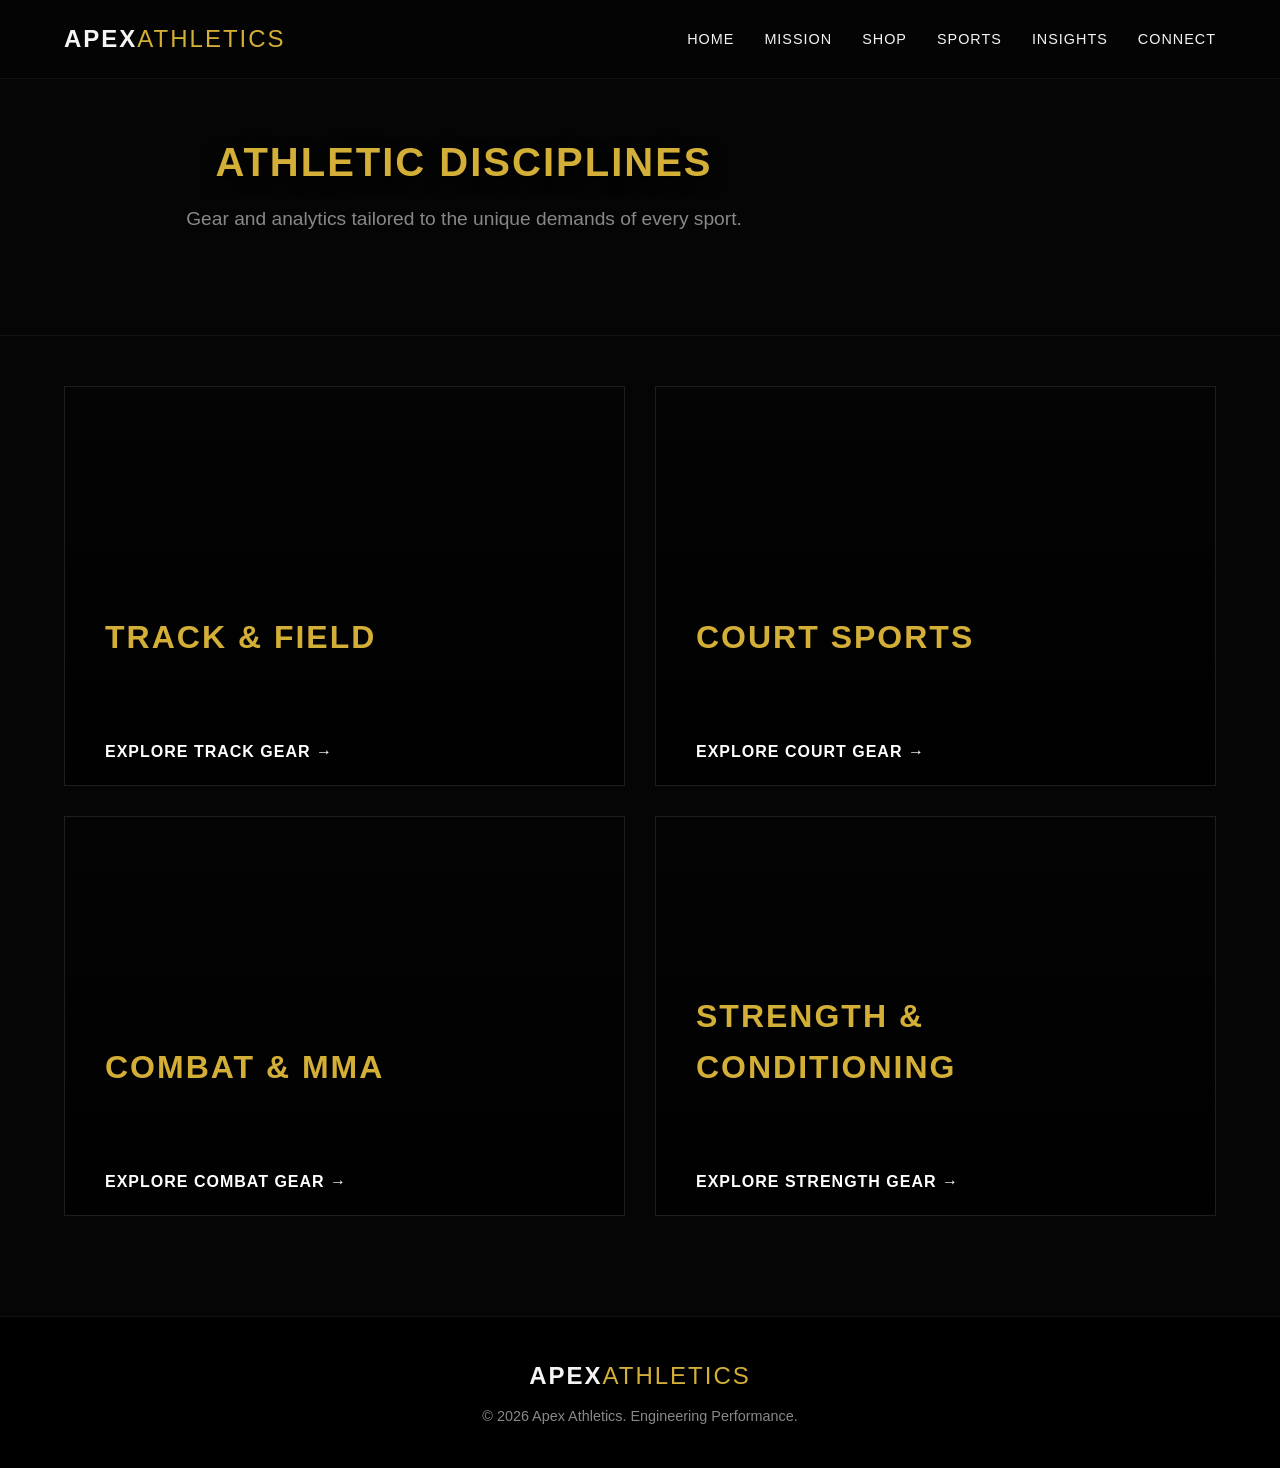
<file: sports.html>
<!DOCTYPE html>
<html lang="en">
<head>
    <meta charset="UTF-8">
    <meta name="viewport" content="width=device-width, initial-scale=1.0">
    <title>Disciplines | Apex Athletics</title>
    <link rel="stylesheet" href="style.css">
</head>
<body>

    <!-- Navigation -->
    <nav>
        <div class="logo">APEX<span>ATHLETICS</span></div>
        <ul class="nav-links">
            <li><a href="./index.html">Home</a></li>
            <li><a href="./mission.html">Mission</a></li>
            <li><a href="./shop.html">Shop</a></li>
            <li><a href="./sports.html">Sports</a></li>
            <li><a href="./insights.html">Insights</a></li>
            <li><a href="./connect.html">Connect</a></li>
        </ul>
    </nav>

    <!-- Header -->
    <header class="page-hero">
        <div class="hero-content">
            <h1>ATHLETIC DISCIPLINES</h1>
            <p>Gear and analytics tailored to the unique demands of every sport.</p>
        </div>
    </header>

    <!-- Disciplines Grid -->
    <section class="disciplines-container">
        <div class="discipline-card track">
            <div class="card-content">
                <h2>Track & Field</h2>
                <p>Aerodynamic apparel and micro-weight footwear designed to shave milliseconds off your personal best.</p>
                <button class="btn-link">Explore Track Gear &#8594;</button>
            </div>
        </div>

        <div class="discipline-card court">
            <div class="card-content">
                <h2>Court Sports</h2>
                <p>High-traction, impact-absorbing equipment for basketball, tennis, and volleyball athletes.</p>
                <button class="btn-link">Explore Court Gear &#8594;</button>
            </div>
        </div>

        <div class="discipline-card combat">
            <div class="card-content">
                <h2>Combat & MMA</h2>
                <p>Maximum protection and kinetic tracking for high-impact striking and grappling disciplines.</p>
                <button class="btn-link">Explore Combat Gear &#8594;</button>
            </div>
        </div>

        <div class="discipline-card strength">
            <div class="card-content">
                <h2>Strength & Conditioning</h2>
                <p>Heavy-duty support gear and biometric belts for powerlifters and functional fitness.</p>
                <button class="btn-link">Explore Strength Gear &#8594;</button>
            </div>
        </div>
    </section>

    <footer>
        <div class="footer-content">
            <div class="logo">APEX<span>ATHLETICS</span></div>
            <p>&copy; 2026 Apex Athletics. Engineering Performance.</p>
        </div>
    </footer>

</body>
</html>
</file>
<file: style.css>
/* --- Global Reset & Variables --- */
* {
    margin: 0;
    padding: 0;
    box-sizing: border-box;
    font-family: 'Helvetica Neue', Arial, sans-serif;
}

html {
    scroll-behavior: smooth; /* Enables smooth scrolling between sections */
}

:root {
    --bg-color: #050505;
    --surface-color: #121212;
    --text-main: #f5f5f5;
    --text-muted: #888888;
    --accent: #d4af37; /* A subtle, premium gold to contrast the dark theme */
    --accent-hover: #f1cf5b;
}

body {
    background-color: var(--bg-color);
    color: var(--text-main);
    line-height: 1.6;
}

/* --- Navigation --- */
nav {
    position: fixed;
    top: 0;
    width: 100%;
    background: rgba(5, 5, 5, 0.9);
    backdrop-filter: blur(10px);
    display: flex;
    justify-content: space-between;
    align-items: center;
    padding: 20px 5%;
    z-index: 1000;
    border-bottom: 1px solid rgba(255, 255, 255, 0.05);
}

.logo {
    font-size: 1.5rem;
    font-weight: bold;
    letter-spacing: 2px;
}

.logo span {
    color: var(--accent);
    font-weight: 300;
}

.nav-links {
    list-style: none;
    display: flex;
    gap: 30px;
}

.nav-links a {
    color: var(--text-main);
    text-decoration: none;
    font-size: 0.9rem;
    text-transform: uppercase;
    letter-spacing: 1px;
    transition: color 0.3s ease;
}

.nav-links a:hover {
    color: var(--accent);
}

/* --- Layout Utilities --- */
.scroll-section {
    min-height: 100vh;
    padding: 100px 5% 50px 5%;
    display: flex;
    align-items: center;
    justify-content: center;
}

.section-container {
    max-width: 1200px;
    width: 100%;
    margin: 0 auto;
}

h2 {
    font-size: 3rem;
    margin-bottom: 10px;
    text-transform: uppercase;
    letter-spacing: 2px;
}

.section-subtitle {
    color: var(--text-muted);
    font-size: 1.2rem;
    margin-bottom: 50px;
}

/* Buttons */
.btn {
    display: inline-block;
    padding: 15px 35px;
    font-size: 1rem;
    text-transform: uppercase;
    letter-spacing: 1px;
    font-weight: bold;
    text-decoration: none;
    cursor: pointer;
    transition: all 0.3s ease;
    border: none;
}

.btn-primary {
    background-color: var(--accent);
    color: #000;
}

.btn-primary:hover {
    background-color: var(--accent-hover);
    box-shadow: 0 0 15px rgba(212, 175, 55, 0.4);
}

.btn-outline {
    background-color: transparent;
    color: var(--text-main);
    border: 1px solid var(--text-main);
}

.btn-outline:hover {
    background-color: var(--text-main);
    color: #000;
}

.full-width {
    width: 100%;
}

/* --- 1. Hero Section --- */
#hero {
    /* Cinematic twilight/moody lighting effect using gradients */
    background: linear-gradient(to bottom, rgba(5,5,5,0.3), var(--bg-color)), 
                url('https://images.unsplash.com/photo-1517649763962-0c623066013b?ixlib=rb-4.0.3&auto=format&fit=crop&w=1920&q=80') center/cover;
    text-align: center;
}

.hero-content h1 {
    font-size: 5rem;
    font-weight: 900;
    letter-spacing: 5px;
    margin-bottom: 20px;
    text-shadow: 0 5px 15px rgba(0,0,0,0.8);
}

.hero-content p {
    font-size: 1.2rem;
    max-width: 600px;
    margin: 0 auto 40px auto;
    color: #cccccc;
}

/* --- 2. Mission Section --- */
#mission { background-color: var(--surface-color); }

.mission-grid {
    display: grid;
    grid-template-columns: repeat(auto-fit, minmax(300px, 1fr));
    gap: 40px;
}

.mission-card {
    padding: 40px;
    background: rgba(255,255,255,0.02);
    border-top: 2px solid var(--accent);
    transition: transform 0.3s ease;
}

.mission-card:hover { transform: translateY(-10px); }
.mission-card h3 { font-size: 1.5rem; margin-bottom: 15px; color: var(--accent); }

/* --- 3. Shop Section --- */
.product-grid {
    display: grid;
    grid-template-columns: repeat(auto-fit, minmax(300px, 1fr));
    gap: 30px;
}

.product-card {
    background: var(--surface-color);
    padding: 20px;
    text-align: center;
    border: 1px solid rgba(255,255,255,0.05);
}

.product-img {
    height: 250px;
    background-color: #222;
    margin-bottom: 20px;
    background-size: cover;
    background-position: center;
}

/* Placeholder images for products */
.placeholder-img-1 { background-image: url('https://images.unsplash.com/photo-1589182373814-fd81b8543467?ixlib=rb-4.0.3&auto=format&fit=crop&w=800&q=80'); }
.placeholder-img-2 { background-image: url('https://images.unsplash.com/photo-1544367567-0f2fcb009e0b?ixlib=rb-4.0.3&auto=format&fit=crop&w=800&q=80'); }
.placeholder-img-3 { background-image: url('https://images.unsplash.com/photo-1557766131-d64c244c45b7?ixlib=rb-4.0.3&auto=format&fit=crop&w=800&q=80'); }

.product-card h3 { font-size: 1.2rem; margin-bottom: 10px; }
.product-card .price { color: var(--accent); font-size: 1.3rem; margin-bottom: 20px; }

/* --- 4. Categories Section --- */
#sports { background-color: var(--surface-color); }

.category-grid {
    display: grid;
    grid-template-columns: repeat(auto-fit, minmax(250px, 1fr));
    gap: 20px;
}

.category-card {
    height: 300px;
    display: flex;
    align-items: flex-end;
    padding: 30px;
    background-size: cover;
    background-position: center;
    position: relative;
    cursor: pointer;
}

.category-card::before {
    content: '';
    position: absolute;
    top:0; left:0; width:100%; height:100%;
    background: linear-gradient(to top, rgba(0,0,0,0.9), transparent);
}

.category-card h3 { position: relative; z-index: 1; font-size: 1.5rem; }

.cat-track { background-image: url('https://images.unsplash.com/photo-1461896836934-ffe607ba8211?ixlib=rb-4.0.3&auto=format&fit=crop&w=800&q=80'); }
.cat-court { background-image: url('https://images.unsplash.com/photo-1546519638-68e109498ffc?ixlib=rb-4.0.3&auto=format&fit=crop&w=800&q=80'); }
.cat-water { background-image: url('https://images.unsplash.com/photo-1519315901367-f34f8286a111?ixlib=rb-4.0.3&auto=format&fit=crop&w=800&q=80'); }
.cat-strength { background-image: url('https://images.unsplash.com/photo-1534438327276-14e5300c3a48?ixlib=rb-4.0.3&auto=format&fit=crop&w=800&q=80'); }

/* --- 5. Insights Section --- */
.dual-layout {
    display: grid;
    grid-template-columns: 1fr 1fr;
    gap: 60px;
    align-items: center;
}

.insight-text ul {
    list-style: none;
    margin: 30px 0;
}

.insight-text li {
    margin-bottom: 15px;
    padding-left: 20px;
    position: relative;
    color: var(--text-muted);
}

.insight-text li::before {
    content: '■';
    color: var(--accent);
    position: absolute;
    left: 0;
}

.insight-visual .data-graph {
    height: 400px;
    background: repeating-linear-gradient(
        0deg,
        transparent,
        transparent 19px,
        rgba(255,255,255,0.05) 20px
    );
    border-left: 2px solid var(--accent);
    border-bottom: 2px solid var(--accent);
    position: relative;
}

/* --- 6. Form Section --- */
#connect { background-color: var(--surface-color); text-align: center; }

.form-container {
    max-width: 700px;
}

.form-container p { margin-bottom: 40px; color: var(--text-muted); }

.data-form {
    display: flex;
    flex-direction: column;
    gap: 20px;
}

.input-group {
    display: flex;
    gap: 20px;
}

input, select, textarea {
    width: 100%;
    padding: 15px;
    background: var(--bg-color);
    border: 1px solid rgba(255,255,255,0.1);
    color: var(--text-main);
    font-size: 1rem;
}

input:focus, select:focus, textarea:focus {
    outline: none;
    border-color: var(--accent);
}

/* --- 7. Footer --- */
footer {
    background: #000;
    padding: 40px 5%;
    text-align: center;
    border-top: 1px solid rgba(255,255,255,0.05);
}

footer p {
    color: var(--text-muted);
    font-size: 0.9rem;
    margin-top: 10px;
}

/* --- Responsive Design --- */
@media (max-width: 768px) {
    .nav-links { display: none; } /* Add a hamburger menu for mobile in real prod */
    .hero-content h1 { font-size: 3rem; }
    .dual-layout, .input-group { grid-template-columns: 1fr; flex-direction: column; }
    h2 { font-size: 2rem; }
}
/* --- Global Reset & Variables --- */
* {
    margin: 0;
    padding: 0;
    box-sizing: border-box;
    font-family: 'Helvetica Neue', Arial, sans-serif;
}

:root {
    --bg-color: #050505;
    --surface-color: #121212;
    --text-main: #f5f5f5;
    --text-muted: #888888;
    --accent: #d4af37; /* Premium Gold */
    --accent-hover: #f1cf5b;
}

body {
    background-color: var(--bg-color);
    color: var(--text-main);
    line-height: 1.8;
}

.container {
    max-width: 1200px;
    margin: 0 auto;
    padding: 0 5%;
}

.center-text { text-align: center; margin-bottom: 50px; }
.text-center { text-align: center; }

h2 { font-size: 2.5rem; text-transform: uppercase; letter-spacing: 2px; margin-bottom: 20px; }

/* --- Navigation --- */
nav {
    position: fixed;
    top: 0; width: 100%;
    background: rgba(5, 5, 5, 0.9);
    backdrop-filter: blur(10px);
    display: flex; justify-content: space-between; align-items: center;
    padding: 20px 5%;
    z-index: 1000;
    border-bottom: 1px solid rgba(255, 255, 255, 0.05);
}

.logo { font-size: 1.5rem; font-weight: bold; letter-spacing: 2px; }
.logo span { color: var(--accent); font-weight: 300; }

.nav-links { list-style: none; display: flex; gap: 30px; }
.nav-links a { color: var(--text-main); text-decoration: none; font-size: 0.9rem; text-transform: uppercase; letter-spacing: 1px; transition: color 0.3s ease; }
.nav-links a:hover, .nav-links a.active { color: var(--accent); }

/* --- Buttons --- */
.btn {
    display: inline-block; padding: 15px 35px; font-size: 1rem;
    text-transform: uppercase; letter-spacing: 1px; font-weight: bold;
    text-decoration: none; cursor: pointer; transition: all 0.3s ease; border: none; margin-top: 20px;
}
.btn-primary { background-color: var(--accent); color: #000; }
.btn-primary:hover { background-color: var(--accent-hover); box-shadow: 0 0 15px rgba(212, 175, 55, 0.4); }

/* --- Mission Hero --- */
.mission-hero {
    height: 70vh;
    position: relative;
    display: flex;
    align-items: center;
    justify-content: center;
    text-align: center;
    background: url('https://images.unsplash.com/photo-1541534741688-6078c6bfb5c5?ixlib=rb-4.0.3&auto=format&fit=crop&w=1920&q=80') center/cover no-repeat;
}

.hero-overlay {
    position: absolute; top: 0; left: 0; width: 100%; height: 100%;
    background: linear-gradient(to bottom, rgba(5,5,5,0.7), var(--bg-color));
}

.hero-content {
    position: relative;
    z-index: 2;
    max-width: 800px;
    padding: 0 20px;
}

.hero-content h1 { font-size: 4rem; font-weight: 900; letter-spacing: 4px; margin-bottom: 20px; }
.hero-content p { font-size: 1.2rem; color: #ccc; }

/* --- Our Story Section --- */
.our-story { padding: 100px 0; background-color: var(--bg-color); }

.dual-col {
    display: grid;
    grid-template-columns: 1fr 1fr;
    gap: 60px;
    align-items: center;
}

.story-text p { margin-bottom: 20px; color: var(--text-muted); font-size: 1.1rem; }
.story-text em { color: var(--text-main); font-style: normal; font-weight: bold; border-left: 3px solid var(--accent); padding-left: 10px; }

.story-image {
    height: 400px;
    background: url('https://images.unsplash.com/photo-1518611012118-696072aa579a?ixlib=rb-4.0.3&auto=format&fit=crop&w=800&q=80') center/cover;
    border: 1px solid rgba(255,255,255,0.1);
    box-shadow: -20px 20px 0 rgba(212, 175, 55, 0.1); /* Decorative gold shadow */
}

/* --- Core Pillars --- */
.pillars { padding: 100px 0; background-color: var(--surface-color); }

.pillar-grid {
    display: grid;
    grid-template-columns: repeat(auto-fit, minmax(300px, 1fr));
    gap: 40px;
}

.pillar-card {
    background: var(--bg-color);
    padding: 40px;
    border: 1px solid rgba(255,255,255,0.05);
    position: relative;
    overflow: hidden;
    transition: all 0.3s ease;
}

.pillar-card:hover { border-color: var(--accent); transform: translateY(-5px); }

.pillar-card .icon {
    font-size: 4rem;
    font-weight: 900;
    color: rgba(255,255,255,0.03);
    position: absolute;
    top: -10px; right: 10px;
}

.pillar-card h3 { font-size: 1.5rem; margin-bottom: 15px; color: var(--accent); position: relative; z-index: 1; }
.pillar-card p { color: var(--text-muted); position: relative; z-index: 1; }

/* --- Data Ethics --- */
.data-ethics { padding: 100px 0; background-color: var(--bg-color); }
.data-ethics .subtitle { color: var(--accent); font-size: 1.2rem; margin-bottom: 30px; font-weight: bold; }
.ethics-text { max-width: 800px; margin: 0 auto 40px auto; color: var(--text-muted); font-size: 1.1rem; }

/* --- Footer --- */
footer { background: #000; padding: 40px 5%; text-align: center; border-top: 1px solid rgba(255,255,255,0.05); }
footer p { color: var(--text-muted); font-size: 0.9rem; margin-top: 10px; }

/* --- Responsive --- */
@media (max-width: 768px) {
    .nav-links { display: none; }
    .hero-content h1 { font-size: 2.5rem; }
    .dual-col { grid-template-columns: 1fr; }
    .story-image { height: 300px; box-shadow: none; }
}
/* --- Global Reset & Variables --- */
* {
    margin: 0;
    padding: 0;
    box-sizing: border-box;
    font-family: 'Helvetica Neue', Arial, sans-serif;
}

:root {
    --bg-color: #050505;
    --surface-color: #121212;
    --surface-hover: #1a1a1a;
    --text-main: #f5f5f5;
    --text-muted: #888888;
    --accent: #d4af37; /* Premium Gold */
    --accent-hover: #f1cf5b;
}

body {
    background-color: var(--bg-color);
    color: var(--text-main);
    line-height: 1.6;
}

/* --- Navigation --- */
nav {
    position: fixed;
    top: 0; width: 100%;
    background: rgba(5, 5, 5, 0.95);
    backdrop-filter: blur(10px);
    display: flex; justify-content: space-between; align-items: center;
    padding: 20px 5%;
    z-index: 1000;
    border-bottom: 1px solid rgba(255, 255, 255, 0.05);
}

.logo { font-size: 1.5rem; font-weight: bold; letter-spacing: 2px; }
.logo span { color: var(--accent); font-weight: 300; }

.nav-links { list-style: none; display: flex; gap: 30px; }
.nav-links a { color: var(--text-main); text-decoration: none; font-size: 0.9rem; text-transform: uppercase; letter-spacing: 1px; transition: color 0.3s ease; }
.nav-links a:hover, .nav-links a.active { color: var(--accent); }

/* --- Shop Header --- */
.shop-hero {
    margin-top: 70px; /* Offset for fixed nav */
    padding: 80px 5%;
    text-align: center;
    background: linear-gradient(to bottom, rgba(212, 175, 55, 0.05), var(--bg-color));
    border-bottom: 1px solid rgba(255,255,255,0.05);
}

.shop-hero h1 {
    font-size: 3.5rem;
    font-weight: 900;
    letter-spacing: 3px;
    margin-bottom: 10px;
    text-transform: uppercase;
}

.shop-hero p {
    color: var(--text-muted);
    font-size: 1.2rem;
}

/* --- Shop Layout & Filters --- */
.shop-container {
    max-width: 1400px;
    margin: 0 auto;
    padding: 50px 5%;
}

.shop-filters {
    display: flex;
    justify-content: center;
    gap: 15px;
    margin-bottom: 50px;
    flex-wrap: wrap;
}

.filter-btn {
    background: transparent;
    color: var(--text-muted);
    border: 1px solid rgba(255,255,255,0.2);
    padding: 10px 25px;
    border-radius: 30px; /* Pill shape for filters */
    cursor: pointer;
    font-size: 0.9rem;
    text-transform: uppercase;
    letter-spacing: 1px;
    transition: all 0.3s ease;
}

.filter-btn:hover, .filter-btn.active {
    background: var(--text-main);
    color: #000;
    border-color: var(--text-main);
}

/* --- Product Grid & Cards --- */
.product-grid {
    display: grid;
    grid-template-columns: repeat(auto-fill, minmax(280px, 1fr));
    gap: 40px;
}

.product-card {
    background: var(--surface-color);
    border: 1px solid rgba(255,255,255,0.05);
    position: relative;
    transition: transform 0.3s ease, box-shadow 0.3s ease;
    display: flex;
    flex-direction: column;
}

.product-card:hover {
    transform: translateY(-10px);
    box-shadow: 0 15px 30px rgba(0,0,0,0.5);
    border-color: rgba(212, 175, 55, 0.3); /* Subtle gold border on hover */
}

/* Badges */
.product-badge {
    position: absolute;
    top: 15px;
    left: 15px;
    padding: 5px 12px;
    font-size: 0.75rem;
    font-weight: bold;
    text-transform: uppercase;
    letter-spacing: 1px;
    z-index: 2;
}

.smart-badge { background-color: var(--accent); color: #000; }
.top-seller { background-color: #fff; color: #000; }

/* Product Image */
.product-img {
    height: 300px;
    background-color: #1a1a1a;
    background-size: cover;
    background-position: center;
    transition: opacity 0.3s ease;
}

.product-card:hover .product-img {
    opacity: 0.8;
}

/* Product Info */
.product-info {
    padding: 25px 20px;
    display: flex;
    flex-direction: column;
    flex-grow: 1;
}

.category {
    font-size: 0.8rem;
    color: var(--text-muted);
    text-transform: uppercase;
    letter-spacing: 1px;
    margin-bottom: 8px;
}

.product-info h3 {
    font-size: 1.2rem;
    margin-bottom: 15px;
    font-weight: normal;
}

.price {
    font-size: 1.4rem;
    color: var(--accent);
    font-weight: bold;
    margin-top: auto; /* Pushes price to the bottom */
    margin-bottom: 20px;
}

/* Add to Cart Button */
.btn-cart {
    width: 100%;
    padding: 15px;
    background: transparent;
    color: var(--text-main);
    border: 1px solid var(--text-main);
    text-transform: uppercase;
    font-weight: bold;
    letter-spacing: 1px;
    cursor: pointer;
    transition: all 0.3s ease;
}

.product-card:hover .btn-cart {
    background: var(--text-main);
    color: #000;
    
}

/* --- Footer --- */
footer { background: #000; padding: 40px 5%; text-align: center; border-top: 1px solid rgba(255,255,255,0.05); margin-top: 100px; }
footer p { color: var(--text-muted); font-size: 0.9rem; margin-top: 10px; }

/* --- Responsive --- */
@media (max-width: 768px) {
    .nav-links { display: none; }
    .shop-hero h1 { font-size: 2.5rem; }
    .shop-filters { justify-content: flex-start; overflow-x: auto; padding-bottom: 10px; flex-wrap: nowrap; }
    .filter-btn { white-space: nowrap; }
    .product-grid { grid-template-columns: repeat(auto-fill, minmax(240px, 1fr)); gap: 20px; }
}

* { margin: 0; padding: 0; box-sizing: border-box; font-family: 'Helvetica Neue', Arial, sans-serif; }
:root { --bg-color: #050505; --text-main: #f5f5f5; --accent: #d4af37; }
body { background-color: var(--bg-color); color: var(--text-main); line-height: 1.6; }

nav { position: fixed; top: 0; width: 100%; background: rgba(5, 5, 5, 0.95); backdrop-filter: blur(10px); display: flex; justify-content: space-between; align-items: center; padding: 20px 5%; z-index: 1000; border-bottom: 1px solid rgba(255, 255, 255, 0.05); }
.logo { font-size: 1.5rem; font-weight: bold; letter-spacing: 2px; }
.logo span { color: var(--accent); font-weight: 300; }
.nav-links { list-style: none; display: flex; gap: 30px; }
.nav-links a { color: var(--text-main); text-decoration: none; font-size: 0.9rem; text-transform: uppercase; transition: 0.3s; }
.nav-links a:hover, .nav-links a.active { color: var(--accent); }

.page-hero { margin-top: 70px; padding: 80px 5%; text-align: center; border-bottom: 1px solid rgba(255,255,255,0.05); }
.page-hero h1 { font-size: 3rem; letter-spacing: 2px; margin-bottom: 10px; }
.page-hero p { color: #888; font-size: 1.2rem; }

.disciplines-container { max-width: 1400px; margin: 50px auto; padding: 0 5%; display: grid; grid-template-columns: 1fr 1fr; gap: 30px; }
.discipline-card { height: 400px; position: relative; display: flex; align-items: flex-end; padding: 40px; background-size: cover; background-position: center; overflow: hidden; border: 1px solid rgba(255,255,255,0.1); cursor: pointer; }
.discipline-card::before { content: ''; position: absolute; top: 0; left: 0; width: 100%; height: 100%; background: linear-gradient(to top, rgba(0,0,0,0.95) 0%, rgba(0,0,0,0.2) 100%); transition: background 0.3s ease; }
.discipline-card:hover::before { background: linear-gradient(to top, rgba(0,0,0,0.95) 0%, rgba(212,175,55,0.2) 100%); }

.track { background-image: url('https://images.unsplash.com/photo-1461896836934-ffe607ba8211?auto=format&fit=crop&w=1000&q=80'); }
.court { background-image: url('https://images.unsplash.com/photo-1546519638-68e109498ffc?auto=format&fit=crop&w=1000&q=80'); }
.combat { background-image: url('https://images.unsplash.com/photo-1555597673-b21d5c935865?auto=format&fit=crop&w=1000&q=80'); }
.strength { background-image: url('https://images.unsplash.com/photo-1534438327276-14e5300c3a48?auto=format&fit=crop&w=1000&q=80'); }

.card-content { position: relative; z-index: 1; transform: translateY(20px); transition: transform 0.3s ease; }
.discipline-card:hover .card-content { transform: translateY(0); }
.card-content h2 { font-size: 2rem; margin-bottom: 10px; color: var(--accent); text-transform: uppercase; }
.card-content p { color: #ccc; margin-bottom: 15px; opacity: 0; transition: opacity 0.3s ease; }
.discipline-card:hover .card-content p { opacity: 1; }
.btn-link { background: none; border: none; color: #fff; font-size: 1rem; text-transform: uppercase; letter-spacing: 1px; cursor: pointer; font-weight: bold; }
.btn-link:hover { color: var(--accent); }

footer { background: #000; padding: 40px; text-align: center; margin-top: 50px; }
footer p { color: #888; font-size: 0.9rem; margin-top: 10px; }
@media (max-width: 768px) { .disciplines-container { grid-template-columns: 1fr; } .nav-links { display: none; } }


* { margin: 0; padding: 0; box-sizing: border-box; font-family: 'Helvetica Neue', Arial, sans-serif; }
:root { --bg-color: #050505; --surface: #111; --text-main: #f5f5f5; --accent: #d4af37; --data-color: #3b82f6; }
body { background-color: var(--bg-color); color: var(--text-main); line-height: 1.6; }

nav { position: fixed; top: 0; width: 100%; background: rgba(5, 5, 5, 0.95); border-bottom: 1px solid rgba(255, 255, 255, 0.05); display: flex; justify-content: space-between; align-items: center; padding: 20px 5%; z-index: 1000; }
.logo { font-size: 1.5rem; font-weight: bold; letter-spacing: 2px; }
.logo span { color: var(--accent); font-weight: 300; }
.nav-links { list-style: none; display: flex; gap: 30px; }
.nav-links a { color: var(--text-main); text-decoration: none; font-size: 0.9rem; text-transform: uppercase; transition: 0.3s; }
.nav-links a.active { color: var(--accent); }

.page-hero { margin-top: 70px; padding: 60px 5%; text-align: center; }
.page-hero h1 { font-size: 2.5rem; letter-spacing: 2px; color: var(--accent); }
.page-hero p { color: #888; margin-top: 10px; }

.dashboard-container { max-width: 1200px; margin: 0 auto 50px auto; padding: 0 5%; display: grid; grid-template-columns: 1fr 1fr; gap: 20px; }
.wide { grid-column: 1 / -1; }

.data-module { background: var(--surface); border: 1px solid rgba(255,255,255,0.05); padding: 30px; border-radius: 5px; }
.module-header { display: flex; justify-content: space-between; align-items: center; border-bottom: 1px solid #333; padding-bottom: 15px; margin-bottom: 20px; }
.module-header h3 { font-size: 1.1rem; text-transform: uppercase; letter-spacing: 1px; color: #aaa; }
.status.pulse { color: #ef4444; font-size: 0.8rem; font-weight: bold; animation: pulse 2s infinite; }
@keyframes pulse { 0% { opacity: 1; } 50% { opacity: 0.5; } 100% { opacity: 1; } }

/* Fake Bar Chart */
.chart-placeholder { height: 250px; display: flex; align-items: flex-end; justify-content: space-around; padding-top: 20px; border-left: 1px solid #333; border-bottom: 1px solid #333; }
.bar { width: 12%; background: linear-gradient(to top, var(--accent), #ffeb3b); border-radius: 2px 2px 0 0; transition: height 1s ease; }
.bar:hover { filter: brightness(1.2); }

.guideline-list { list-style: none; }
.guideline-list li { padding: 15px 0; border-bottom: 1px dashed #333; font-size: 0.95rem; }
.guideline-list li strong { color: var(--accent); margin-right: 10px; }

.metrics-grid { display: flex; justify-content: space-around; align-items: center; }
.metric { text-align: center; }
.metric-value { display: block; font-size: 3rem; font-weight: bold; color: var(--text-main); font-family: monospace; }
.metric-label { font-size: 0.85rem; color: #888; text-transform: uppercase; letter-spacing: 1px; }

footer { background: #000; padding: 40px; text-align: center; border-top: 1px solid #111; }
footer p { color: #888; font-size: 0.9rem; margin-top: 10px; }
@media (max-width: 768px) { .dashboard-container { grid-template-columns: 1fr; } .nav-links { display: none; } }

* { margin: 0; padding: 0; box-sizing: border-box; font-family: 'Helvetica Neue', Arial, sans-serif; }
:root { --bg-color: #050505; --surface: #111; --text-main: #f5f5f5; --accent: #d4af37; --accent-hover: #f1cf5b; }
body { background-color: var(--bg-color); color: var(--text-main); line-height: 1.6; min-height: 100vh; display: flex; flex-direction: column; }

nav { position: fixed; top: 0; width: 100%; background: rgba(5, 5, 5, 0.95); display: flex; justify-content: space-between; align-items: center; padding: 20px 5%; z-index: 1000; }
.logo { font-size: 1.5rem; font-weight: bold; letter-spacing: 2px; }
.logo span { color: var(--accent); font-weight: 300; }
.nav-links { list-style: none; display: flex; gap: 30px; }
.nav-links a { color: var(--text-main); text-decoration: none; font-size: 0.9rem; text-transform: uppercase; transition: 0.3s; }
.nav-links a.active { color: var(--accent); }

.connect-wrapper { margin-top: 70px; display: grid; grid-template-columns: 1fr 1fr; flex-grow: 1; }

.connect-info { padding: 100px 10%; background: linear-gradient(rgba(5,5,5,0.8), rgba(5,5,5,0.8)), url('https://images.unsplash.com/photo-1517649763962-0c623066013b?auto=format&fit=crop&w=1000&q=80') center/cover; display: flex; flex-direction: column; justify-content: center; }
.connect-info h1 { font-size: 3.5rem; letter-spacing: 2px; margin-bottom: 20px; text-transform: uppercase; }
.connect-info p { font-size: 1.1rem; color: #ccc; margin-bottom: 40px; max-width: 500px; }
.contact-details p { margin-bottom: 20px; font-size: 0.95rem; }
.contact-details strong { color: var(--accent); font-size: 1.1rem; display: block; margin-bottom: 5px; }

.connect-form-container { padding: 80px 10%; background: var(--bg-color); display: flex; flex-direction: column; justify-content: center; }
.roster-form h2 { font-size: 2rem; margin-bottom: 40px; color: var(--accent); border-bottom: 1px solid #333; padding-bottom: 15px; }

.input-row { display: grid; grid-template-columns: 1fr 1fr; gap: 20px; }
.input-group { margin-bottom: 25px; }
.input-group label { display: block; margin-bottom: 8px; font-size: 0.85rem; color: #888; text-transform: uppercase; letter-spacing: 1px; }

/* Premium Input Styling */
input, select, textarea { width: 100%; padding: 12px 0; background: transparent; border: none; border-bottom: 1px solid #444; color: var(--text-main); font-size: 1rem; transition: border-color 0.3s; }
input:focus, select:focus, textarea:focus { outline: none; border-bottom: 1px solid var(--accent); }
select option { background: var(--surface); color: var(--text-main); }

.btn-submit { display: inline-block; padding: 15px 40px; background-color: var(--accent); color: #000; font-size: 1rem; text-transform: uppercase; letter-spacing: 1px; font-weight: bold; border: none; cursor: pointer; transition: 0.3s; width: 100%; margin-top: 20px; }
.btn-submit:hover { background-color: var(--accent-hover); box-shadow: 0 0 15px rgba(212, 175, 55, 0.4); }

@media (max-width: 900px) { .connect-wrapper { grid-template-columns: 1fr; } .nav-links { display: none; } }
</file>
